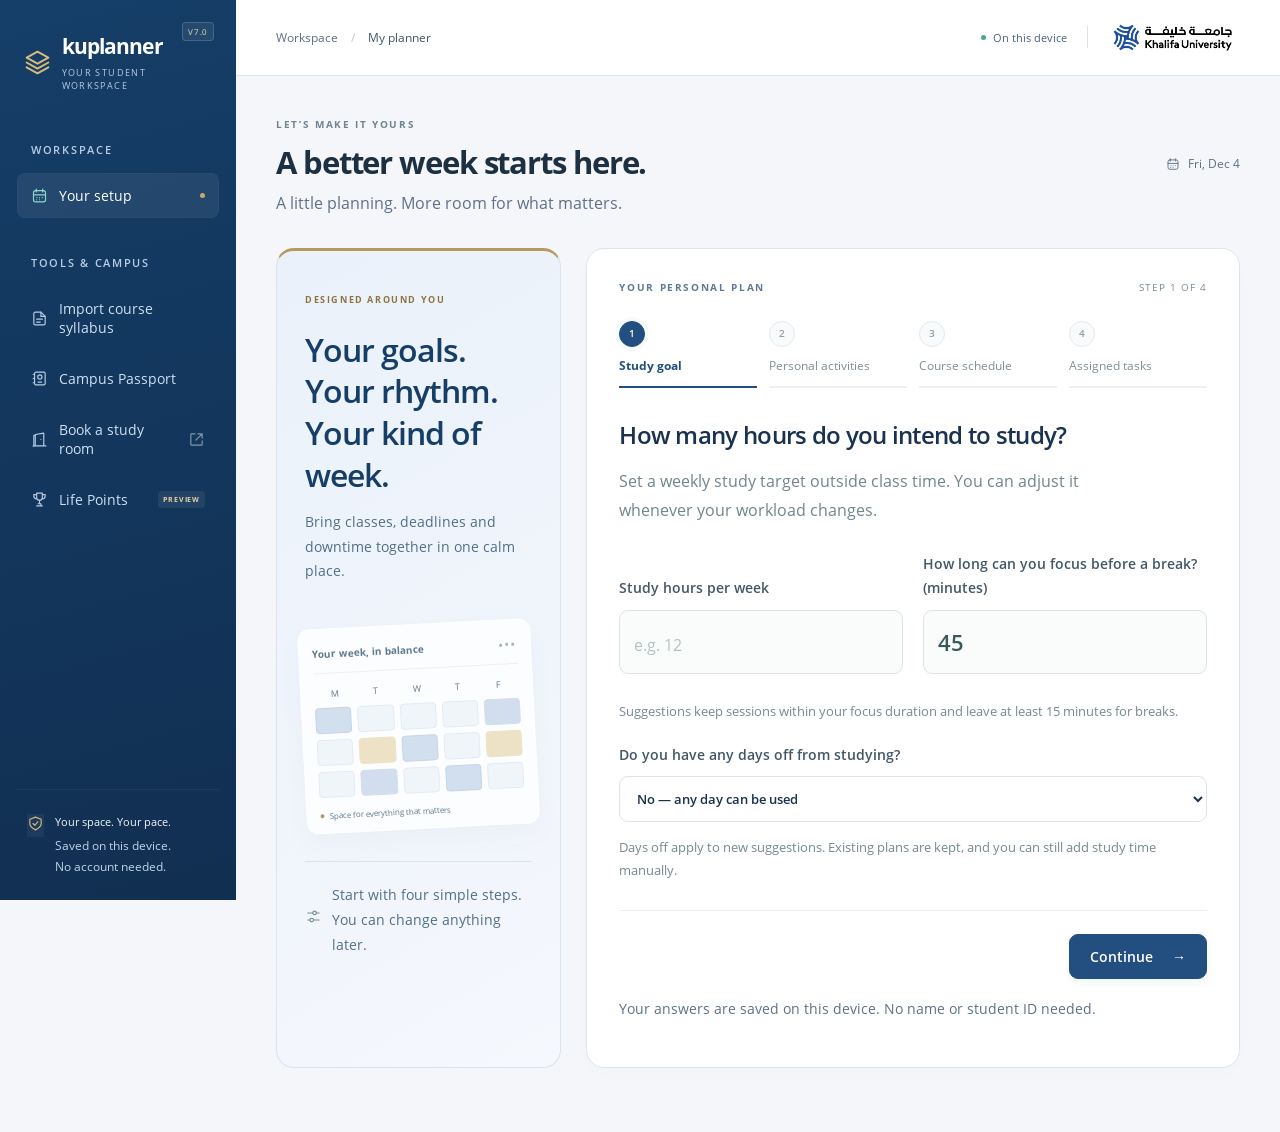
<file: index.html>
<!doctype html>
<html lang="en"><head><meta charset="utf-8"><meta name="viewport" content="width=device-width,initial-scale=1"><title>KuPlannerV7.0</title><meta name="theme-color" content="#153e68"><link rel="icon" href="KUPlanner.ico"><link rel="stylesheet" href="style.css"><link rel="stylesheet" href="features-v6.css"><link rel="stylesheet" href="week-features-v61.css"><link rel="stylesheet" href="ui-v7.css"><link rel="manifest" href="manifest.webmanifest"><script defer src="app-runtime-v7.js"></script></head>
<body class="planner-app setup-mode">
<a class="skip-link" href="#mainContent">Skip to content</a>
<button class="sidebar-scrim" id="sidebarScrim" aria-label="Close navigation" hidden></button>
<nav class="app-sidebar" id="appSidebar" aria-label="Main navigation">
<a class="app-brand" href="index.html"><span class="brand-mark" data-icon="layers" aria-hidden="true"></span><span>kuplanner<small>YOUR STUDENT WORKSPACE</small></span><span class="version-tag">V7.0</span></a>
<div class="sidebar-section-label">WORKSPACE</div>
<a class="side-link active" id="workspaceHome" href="#survey" aria-current="page"><span data-icon="calendar" aria-hidden="true"></span><span>My planner</span><span class="nav-dot"></span></a>
<a class="side-link dashboard-only" href="#priorityHeading"><span data-icon="flag" aria-hidden="true"></span><span>Assignment priorities</span></a>
<a class="side-link dashboard-only" href="#studyGoal"><span data-icon="target" aria-hidden="true"></span><span>Study goal</span></a>
<a class="side-link dashboard-only" href="#studyReminderHeading"><span data-icon="bell" aria-hidden="true"></span><span>Reminders</span></a>
<div class="sidebar-section-label">TOOLS &amp; CAMPUS</div>
<button class="side-link" type="button" id="openSyllabus"><span data-icon="file" aria-hidden="true"></span><span>Import course syllabus</span></button>
<a class="side-link" href="KU Campus Passport.html"><span data-icon="passport" aria-hidden="true"></span><span>Campus Passport</span></a>
<a class="side-link" href="https://library.ku.ac.ae/rooms/" target="_blank" rel="noopener noreferrer"><span data-icon="room" aria-hidden="true"></span><span>Book a study room</span><span class="external-arrow" data-icon="external" aria-hidden="true"></span></a>
<a class="side-link" href="leaderboard.html"><span data-icon="trophy" aria-hidden="true"></span><span>Life Points</span><small class="nav-preview">PREVIEW</small></a>
<div class="sidebar-bottom"><div class="device-icon" data-icon="shield" aria-hidden="true"></div><div><strong>Your space. Your pace.</strong><p>Saved on this device.<br>No account needed.</p></div></div>
</nav>
<div id="bannerSpace"><header id="siteBanner" class="app-topbar"><div class="topbar-left"><button id="menuToggle" class="icon-button menu-toggle" aria-label="Open navigation" aria-controls="appSidebar" aria-expanded="false"><span data-icon="menu" aria-hidden="true"></span></button><span class="workspace-crumb">Workspace <span aria-hidden="true">/</span> <strong>My planner</strong></span></div><div class="topbar-right"><span class="local-badge"><i></i> On this device</span><span class="topbar-divider"></span><img src="khalifa-university-logo.png" alt="Khalifa University" width="486" height="144"></div></header></div>
<main id="mainContent"><section class="workspace-welcome"><div><span class="eyebrow" id="welcomeEyebrow">LET’S MAKE IT YOURS</span><h1 id="welcomeTitle">A better week starts here.</h1><p id="welcomeCopy">A little planning. More room for what matters.</p></div><span class="welcome-date" id="workspaceDate"></span></section><section id="syllabusInboxPanel" class="panel syllabus-inbox" aria-labelledby="inboxHeading" hidden><div class="weekly-feature-head"><div><span class="eyebrow">KEEP IT FOR THE RIGHT WEEK</span><h2 id="inboxHeading">Your syllabus review list</h2></div><span id="inboxReadyCount" class="weekly-status"></span></div><p id="inboxDescription"></p><button type="button" id="toggleInbox">Show all saved</button><div id="syllabusInboxRows" aria-live="polite"></div></section><div class="setup-layout" id="setupLayout"><aside class="setup-guide" id="setupGuide"><span class="guide-kicker">DESIGNED AROUND YOU</span><h2>Your goals.<br> Your rhythm.<br> Your kind of week.</h2><p>Bring classes, deadlines and downtime together in one calm place.</p><div class="mini-week" aria-hidden="true"><div class="mini-week-head"><span>Your week, in balance</span><span>•••</span></div><div class="mini-week-labels"><span>M</span><span>T</span><span>W</span><span>T</span><span>F</span></div><div class="mini-week-grid"><i></i><i></i><i></i><i></i><i></i><i></i><i></i><i></i><i></i><i></i><i></i><i></i><i></i><i></i><i></i></div><div class="mini-week-foot"><span></span> Space for everything that matters</div></div><div class="guide-note"><span data-icon="sliders" aria-hidden="true"></span><p>Start with four simple steps.<br>You can change anything later.</p></div></aside><section id="survey" class="panel survey"><div class="setup-topline"><span class="eyebrow">YOUR PERSONAL PLAN</span><span id="setupStepCount" class="setup-step-count">STEP 1 OF 4</span></div><ol class="steps" id="steps"><li>Study goal</li><li>Personal activities</li><li>Course schedule</li><li>Assigned tasks</li></ol><h2 id="surveyTitle"></h2><p id="surveyDescription"></p><div id="surveyContent"></div><p id="surveyError" role="alert"></p><div class="actions"><button id="surveyBack">Back</button><button id="surveyNext" class="primary">Continue</button></div><p class="muted">Your answers are saved on this device. No name or student ID needed.</p><p id="storageNotice" role="status"></p></section></div><div id="dashboard" hidden><section class="summary" aria-label="Overview"><div><small>THIS WEEK</small><strong id="weekCount">0 plans</strong></div><div><small>ASSESSMENTS COMPLETED</small><strong id="progress">0 / 0</strong></div><div><small>WEEKLY STUDY GOAL</small><strong id="studyStatus"></strong><progress id="weeklyProgress" max="100" value="0" aria-label="Weekly study time planned"></progress></div></section>
<section class="calendarBar"><div><span class="eyebrow">KU ACADEMIC CALENDAR · 2026–27</span><p id="calendarStatus"></p></div><details><summary>Calendar settings & dates</summary><label class="inline"><input type="checkbox" id="skipHolidays" checked> Keep university holidays free from suggested study</label><p>Weekly lectures and labs stop at their semester’s last class day and pause on university holidays. Study can continue during exams. Dates may change; Islamic holidays depend on moon sighting.</p><a href="academic-calendar-2026-2027.pdf" target="_blank" rel="noopener">View the university calendar PDF ↗</a></details></section><div class="toolbar"><div><h2>Your week at KU</h2><p id="weekLabel"></p></div><div class="actions"><button id="prev" aria-label="Previous week">←</button><button id="today">This week</button><button id="next" aria-label="Next week">→</button><button id="importPhoto">Import schedule photo</button><button class="primary" id="add">+ Manual entry</button></div></div>
<p class="legend"><span class="lecture-key">● Lectures</span><span class="lab-key">● Labs</span><span class="task-key">● Tasks</span><span class="study-key">● Study time</span><span class="personal-key">● Personal / break</span></p><p class="mobileHint">Swipe to move between days →</p><section id="planner" class="week" aria-label="Weekly planner"></section>
<section class="panel priority-panel" aria-labelledby="priorityHeading"><div class="weekly-feature-head"><div><span class="eyebrow">KNOW WHAT COMES FIRST</span><h2 id="priorityHeading">This week’s assessment priorities</h2></div><span id="priorityWeek" class="muted"></span></div><p class="muted">Assignments, quizzes, midterms and finals: High → Normal → Low. Within each priority, earlier deadlines come first, then larger preparation estimates. Change any priority to match what matters most to you.</p><ol id="priorityList"></ol></section><section class="panel study-reminders-panel" aria-labelledby="studyReminderHeading"><div class="weekly-feature-head"><div><span class="eyebrow">A LITTLE NUDGE TO GET STARTED</span><h2 id="studyReminderHeading">Study reminders</h2></div><span id="studyReminderCount" class="weekly-status"></span></div><div id="studyReminderCards" aria-live="polite"></div><details class="study-reminder-settings"><summary>Reminder preferences</summary><form id="studyReminderSettings"><label class="inline"><input type="checkbox" id="studyRemindersEnabled" checked> Show study reminders</label><label>Daily reminder time <small>Local time on this device</small><input type="time" id="studyReminderTime" value="18:00" required></label><label class="inline"><input type="checkbox" id="studySessionReminders" checked> Remind me 15 minutes before planned study sessions</label><button class="primary" type="submit">Save reminder preferences</button><p id="studyReminderSaveStatus" role="status"></p></form><div class="actions"><button type="button" id="enableStudyAlerts">Enable browser alerts</button><button type="button" id="disableStudyAlerts" hidden>Turn browser alerts off</button></div><p id="studyAlertsStatus" class="muted" role="status"></p></details><p class="reminder-availability">Keep the planner open for reminders. When it is closed, reminders cannot be delivered. Saved syllabus items appear when you next open the planner in or after their review week.</p></section><div class="lower"><section class="panel"><span class="eyebrow">KEEP IT MANAGEABLE</span><h2>Upcoming & overdue</h2><p>Unfinished assignments due within 7 days, plus overdue tasks. Reminders appear while this app is open.</p><div id="reminders"></div></section>
<section class="panel"><span class="eyebrow">YOUR STUDY GOAL</span><h2 id="studyGoal">Make time for your target</h2><p id="goalOverview"></p><p>Choose a suggested study schedule or add study time manually around your lectures, labs and personal activities.</p><div class="actions"><button id="suggest" class="primary">Suggest study schedules</button><button id="manualStudy">Plan study time manually</button><button id="resetStudy" class="danger">Reset study plan</button></div><details class="studyPreferences" id="studyPreferences"><summary>Personalize study suggestions <span>Optional · a few quick questions</span></summary><p>Choose a rhythm that suits you. Your weekly target, focus duration, days off and existing plans still apply.</p><form id="preferencesForm"><div class="formRow"><label>When do you prefer to study?<select id="preferredPeriod"><option value="any">Flexible · 08:00–21:00</option><option value="morning">Morning · 08:00–12:00</option><option value="afternoon">Afternoon · 13:00–18:00</option><option value="evening">Evening · 17:00–21:00</option></select></label><label>How many consecutive sessions before a longer break?<select id="preferredConsecutive"><option value="1">1 session</option><option value="2" selected>2 sessions</option><option value="3">3 sessions</option></select></label></div><div class="formRow"><label>Break between study sessions<select id="preferredShortBreak"><option value="15">15 minutes</option><option value="20">20 minutes</option><option value="30">30 minutes</option></select></label><label>Longer break after a group of sessions<select id="preferredLongBreak"><option value="30">30 minutes</option><option value="45" selected>45 minutes</option><option value="60">60 minutes</option></select></label></div><label>Maximum focused study per day<select id="preferredDailyCap"><option value="60">1 hour</option><option value="120">2 hours</option><option value="180" selected>3 hours</option></select></label><p class="muted">Consecutive sessions include short breaks. The longer break separates groups; this is a maximum group size, not a required number. Busy class days stay capped at 2 study hours. Breaks stay free in your calendar.</p><button type="submit" class="primary">Generate my personalized plan</button></form></details><p id="scheduleNotice" role="status"></p><button id="reviewSetup">Review my setup</button></section></div>
<footer><p>Your answers and plans stay in this browser on this device. No account or personal details required. An independent planner for university students.</p><div class="actions"><button id="export">Export my plan</button><button id="demo">Load KU demo week</button><button id="clear" class="danger">Clear local data</button></div></footer></div><p id="notice" role="status" aria-live="polite"></p></main>
<dialog id="editor"><form id="planForm"><div class="dialogHead"><h2 id="formTitle">Add a plan</h2><button type="button" id="close" aria-label="Close">✕</button></div><label>Title<input id="title" maxlength="100" required placeholder="e.g. Physics lab report"></label><label id="typeLabel">Type<select id="type"><option value="lecture">Lecture</option><option value="lab">Lab</option><option value="assignment">Assignment / deadline</option><option value="quiz">Quiz</option><option value="midterm">Midterm exam</option><option value="final">Final exam</option><option value="study">Study session</option><option value="break">Personal / break</option></select></label><label id="dateLabel">Date<input id="date" type="date" required></label><label id="dayLabel" hidden>Day of the week<select id="day"><option value="0">Monday</option><option value="1">Tuesday</option><option value="2">Wednesday</option><option value="3">Thursday</option><option value="4">Friday</option><option value="5">Saturday</option><option value="6">Sunday</option></select></label><div class="formRow"><label id="startLabel">Start / deadline time<input id="start" type="time" required></label><label id="endLabel">End time (optional)<input id="end" type="time"></label></div><label id="effortLabel" hidden>How many hours do you need to prepare?<input id="effort" type="range" min="0.5" max="40" step="0.5" value="2"><output id="effortValue" for="effort">2 hours</output><small>Estimate total focused preparation time: 0.5–40 hours.</small></label><label id="taskLinkLabel" hidden>Prepare for<select id="taskLink"><option value="">General study</option></select></label><label class="inline" id="repeatLabel"><input id="repeat" type="checkbox"> Repeat every week</label><p id="formError" role="alert"></p><p id="conflictWarning" role="status"></p><p id="repeatInfo" class="muted"></p><div class="actions"><button type="button" id="delete" class="danger" hidden>Delete</button><button type="submit" class="primary">Save plan</button></div></form></dialog>
<dialog id="scheduleDialog"><div class="dialogHead"><h2>Choose your study rhythm</h2><button id="closeSchedules" aria-label="Close suggestions">✕</button></div><p id="scheduleDescription"></p><div id="scheduleOptions"></div><p class="muted">Suggestions use your weekly goal and preparation estimates, keep time free around existing plans, and place task preparation before its deadline. Review before adding. You can edit every session afterward.</p></dialog>
<dialog id="photoDialog"><div class="dialogHead"><h2>Import your course schedule</h2><button id="closePhoto" aria-label="Close photo import">✕</button></div><p>Upload a KU timetable screenshot from your phone or computer. The reader finds its columns, course blocks and time scale. Review the results before adding them.</p><p class="muted">Your image is read on this device and is not uploaded. Include weekday headings and the left time axis when possible. If headings are cropped, choose the first weekday column.</p><label>Schedule image<input id="photoFile" type="file" accept="image/png,image/jpeg,image/webp,image/bmp"></label><img id="photoPreview" alt="Your uploaded schedule" hidden><div class="formRow"><label>First week of this schedule<input id="photoWeek" type="date" required></label><label>Read as<select id="photoLayout"><option value="auto">Automatic (table or list)</option><option value="list">List with days and times</option><option value="grid">Weekly table (including left time axis)</option></select></label></div><div class="actions"><button id="readPhoto" class="primary">Read my schedule</button><button id="cancelPhoto" hidden>Cancel reading</button></div><label>Image orientation<select id="photoRotation"><option value="0">Upright · no rotation</option><option value="90">Rotate 90° clockwise</option><option value="180">Rotate 180°</option><option value="270">Rotate 90° counterclockwise</option></select></label><progress id="photoProgress" max="1" value="0" hidden></progress><p id="photoStatus" role="status"></p><section id="photoReview" hidden><h3>Review detected entries</h3><p class="muted">Check every weekday, name, time and lecture/lab category. The original block appears beside each detected entry. Names cut off in a narrow phone view cannot be fully recovered—use a wider screenshot or complete them here. Times are estimated to the nearest 5 minutes. Uncheck anything that is not a course.</p><div id="photoRows"></div><div class="actions"><button id="addPhotoRow">+ Add a missing course</button><button id="acceptPhoto" class="primary">Add selected courses</button></div></section><details id="photoTextDetails"><summary>Check or correct the recognized text</summary><p>For list format, use one course per line, such as: Monday Calculus 09:00–10:30.</p><label>Recognized text<textarea id="photoText" rows="7" placeholder="Monday Calculus 09:00–10:30&#10;Wednesday Physics Lab 13:00–15:00"></textarea></label><button id="parsePhotoText">Find courses from this text</button></details></dialog>
<dialog id="syllabusDialog" aria-labelledby="syllabusHeading"><div class="dialogHead"><div><span class="eyebrow">FROM SYLLABUS TO SCHEDULE</span><h2 id="syllabusHeading">Your course, a little clearer.</h2></div><button type="button" id="closeSyllabus" aria-label="Close syllabus import">×</button></div><p>Find possible quizzes, assignments, exams and project milestones. Review each suggestion, then choose its date and time.</p><p class="syllabus-privacy">Read on this device · Your syllabus is never uploaded.</p><div class="formRow"><label>Course name or code<input id="syllabusCourse" maxlength="60" placeholder="e.g. MATH 111 · Calculus I"><small>We’ll suggest a course code if we find one. Check it before adding.</small></label><label>Course syllabus<input id="syllabusFile" type="file" accept=".pdf,.docx,.txt,application/pdf,application/vnd.openxmlformats-officedocument.wordprocessingml.document,text/plain"><small>PDF with selectable text, DOCX or TXT · up to 20 MB</small></label></div><label class="syllabus-week-one">First Monday of teaching week 1<input id="syllabusWeekOne" type="date" required><small>Check your course’s semester start. Used only to suggest review weeks when you skip for now; it does not set assessment dates.</small></label><button class="primary" type="button" id="readSyllabus">Find assessments</button><progress id="syllabusProgress" aria-label="Reading syllabus" hidden></progress><p id="syllabusStatus" role="status" aria-live="polite">Choose a syllabus to begin. Nothing is added automatically.</p><details class="syllabus-paste"><summary>Paste syllabus text or correct the extracted text</summary><label>Assessment section<textarea id="syllabusText" rows="7" placeholder="Assessment Methodology&#10;Quiz 1 — Week 3&#10;Assignment 1 — Week 5&#10;Final Examination — TBD"></textarea></label><button type="button" id="parseSyllabus">Find assessments from text</button></details><section id="syllabusReview" hidden><div class="syllabus-section-head"><h3>Would you like to add these?</h3><span id="syllabusReviewCount"></span></div><p class="muted">Suggestions can miss items or repeat a category. Check your instructor’s latest dates. A week number is not an exact date; recurring categories are one suggestion, not a complete list of every occurrence.</p><div id="syllabusItems"></div></section><form id="syllabusDefer" class="syllabus-schedule" hidden><span class="eyebrow">SAVE IT FOR LATER</span><h3 id="syllabusDeferTitle"></h3><p id="syllabusDeferHint"></p><label>Review week begins (Monday)<input id="syllabusReviewWeek" type="date" required></label><p class="muted">When you open the planner in or after this week, you’ll be asked to add a date and time or skip it. You can also review it early from your saved list.</p><p id="syllabusDeferError" role="alert"></p><div class="actions"><button class="primary" type="submit">Save for later</button><button type="button" id="cancelSyllabusDefer">Cancel</button></div></form><form id="syllabusSchedule" class="syllabus-schedule" hidden><span class="eyebrow">YOU’RE IN CONTROL</span><h3>Choose when to add it</h3><p id="syllabusHint"></p><label>Assessment title<input id="syllabusEventTitle" maxlength="180" required></label><div class="formRow"><label>Date<input id="syllabusDate" type="date" required></label><label>Start / due time<input id="syllabusTime" type="time" required></label></div><div class="formRow"><label>End time <small>Optional · leave blank for a deadline</small><input id="syllabusEnd" type="time"></label><label>Preparation hours<input id="syllabusEffort" type="number" min="0.5" max="40" step="0.5" value="2" required></label></div><p id="syllabusConfirmError" role="alert"></p><div class="actions"><button type="submit" class="primary">Add to my schedule</button><button type="button" id="cancelSyllabusDate">Cancel</button></div></form></dialog>
<script src="academic-calendar.js"></script><script src="planning.js"></script><script src="schedule-parser-v5.js"></script><script src="schedule-grid-v5.js"></script><script src="app-v7.js"></script><script src="photo-import-v5.js"></script><script src="feedback.js"></script><script src="syllabus-parser-v7.js"></script><script src="week-model-v61.js"></script><script src="syllabus-v7.js"></script><script src="week-features-v61.js"></script><script src="ui-v7.js"></script></body></html>
</file>
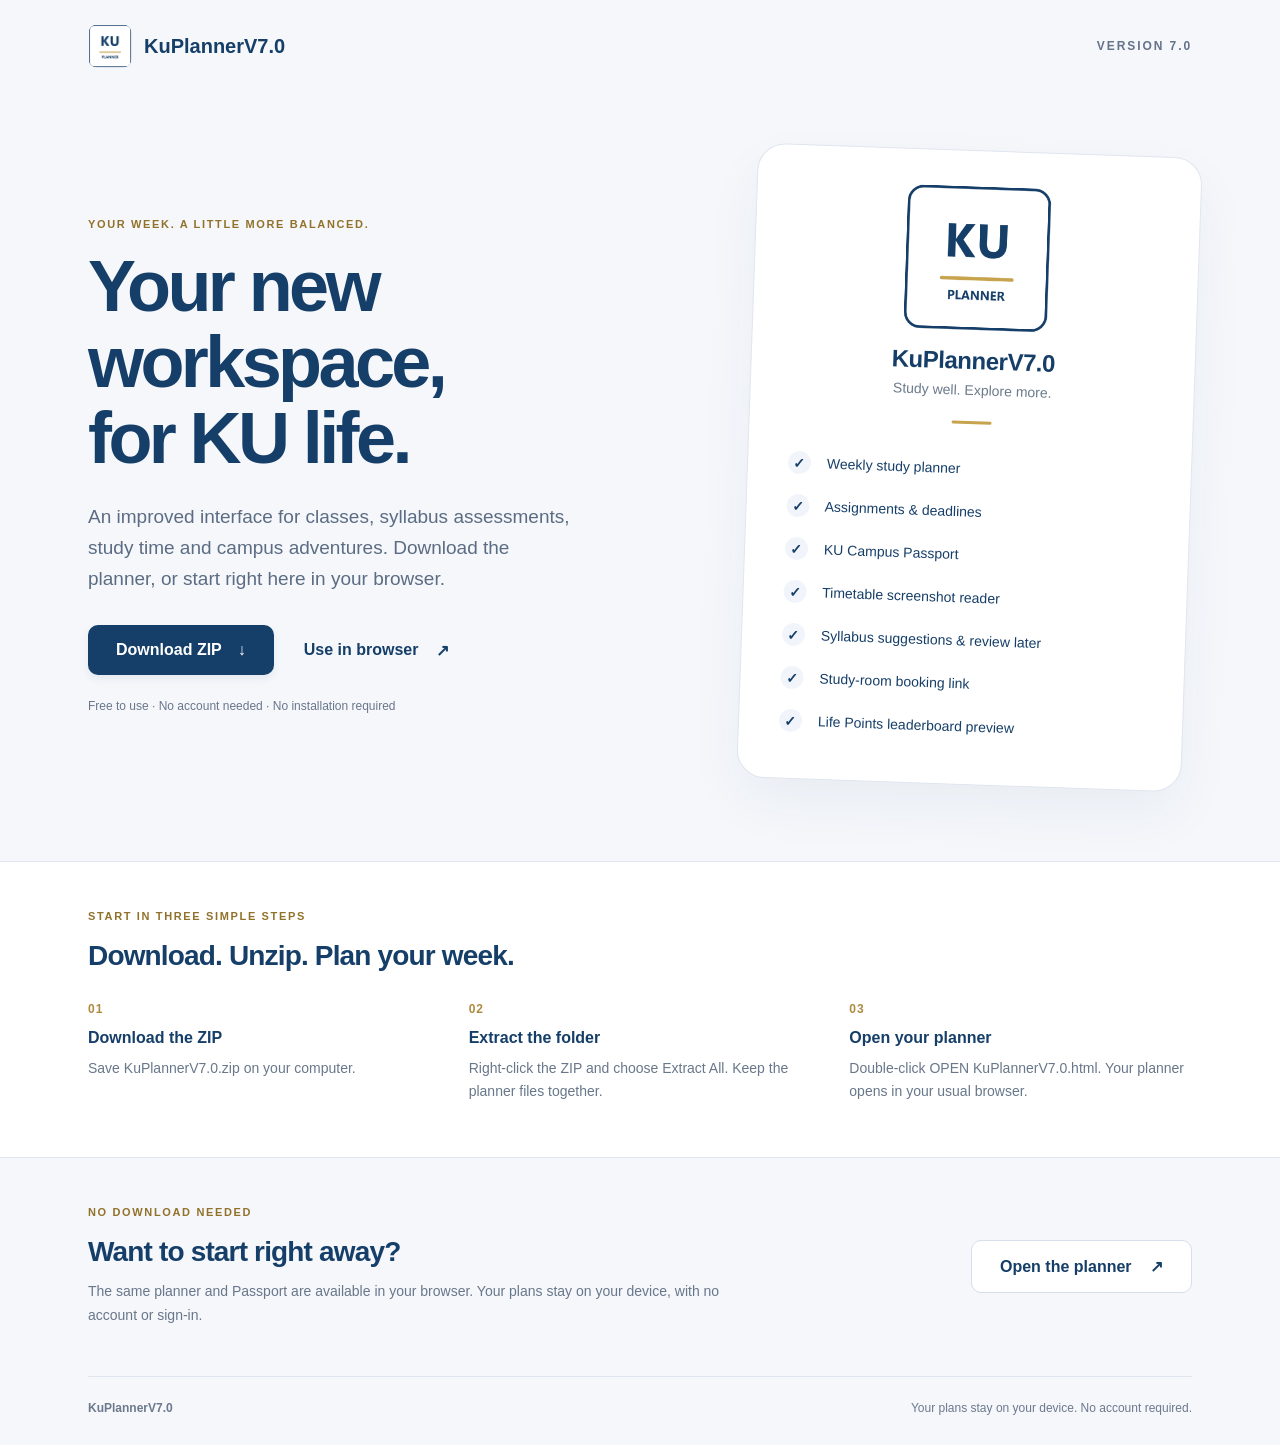
<file: download.html>
<!doctype html>
<html lang="en">
<head>
  <meta charset="utf-8"><meta name="viewport" content="width=device-width,initial-scale=1">
  <meta name="theme-color" content="#153e68"><meta name="description" content="KuPlannerV7.0: download the ZIP or use the study planner and KU Campus Passport in your browser. Free to use, no account required.">
  <title>KuPlannerV7.0 · Download or open</title>
  <link rel="manifest" href="manifest.webmanifest"><link rel="icon" href="KUPlanner.ico">
  <link rel="stylesheet" href="download-v7.css"><script defer src="app-runtime-v7.js"></script>
</head>
<body class="install-page">
  <header class="get-header"><a href="index.html" class="brand"><img src="icon-192.png" width="44" height="44" alt=""><span>KuPlannerV7.0</span></a><span class="version">VERSION 7.0</span></header>
  <main>
    <section class="get-hero">
      <div class="get-copy"><p class="eyebrow">YOUR WEEK. A LITTLE MORE BALANCED.</p><h1>Your new workspace,<br>for KU life.</h1><p class="intro">An improved interface for classes, syllabus assessments, study time and campus adventures. Download the planner, or start right here in your browser.</p><div class="get-buttons"><a class="install-primary" href="KuPlannerV7.0.zip" download="KuPlannerV7.0.zip">Download ZIP <span aria-hidden="true">↓</span></a><a class="use-online" href="index.html">Use in browser <span aria-hidden="true">↗</span></a></div><p class="install-note">Free to use · No account needed · No installation required</p></div>
      <div class="app-card"><img class="hero-icon" src="icon-512.png" alt="KU Planner icon" width="180" height="180"><strong>KuPlannerV7.0</strong><span>Study well. Explore more.</span><div class="card-rule"></div><ul><li><span aria-hidden="true">✓</span> Weekly study planner</li><li><span aria-hidden="true">✓</span> Assignments & deadlines</li><li><span aria-hidden="true">✓</span> KU Campus Passport</li><li><span aria-hidden="true">✓</span> Timetable screenshot reader</li><li><span aria-hidden="true">✓</span> Syllabus suggestions &amp; review later</li><li><span aria-hidden="true">✓</span> Study-room booking link</li><li><span aria-hidden="true">✓</span> Life Points leaderboard preview</li></ul></div>
    </section>
    <section class="get-steps" aria-labelledby="stepsTitle"><div class="section-intro"><p class="eyebrow">START IN THREE SIMPLE STEPS</p><h2 id="stepsTitle">Download. Unzip. Plan your week.</h2></div><ol><li><span>01</span><div><h3>Download the ZIP</h3><p>Save KuPlannerV7.0.zip on your computer.</p></div></li><li><span>02</span><div><h3>Extract the folder</h3><p>Right-click the ZIP and choose Extract All. Keep the planner files together.</p></div></li><li><span>03</span><div><h3>Open your planner</h3><p>Double-click OPEN KuPlannerV7.0.html. Your planner opens in your usual browser.</p></div></li></ol></section>
    <section class="offline-download"><div><p class="eyebrow">NO DOWNLOAD NEEDED</p><h2>Want to start right away?</h2><p>The same planner and Passport are available in your browser. Your plans stay on your device, with no account or sign-in.</p></div><a class="download-zip" href="index.html">Open the planner <span aria-hidden="true">↗</span></a></section>
  </main>
  <footer class="get-footer"><span>KuPlannerV7.0</span><p>Your plans stay on your device. No account required.</p></footer>
</body></html>
</file>
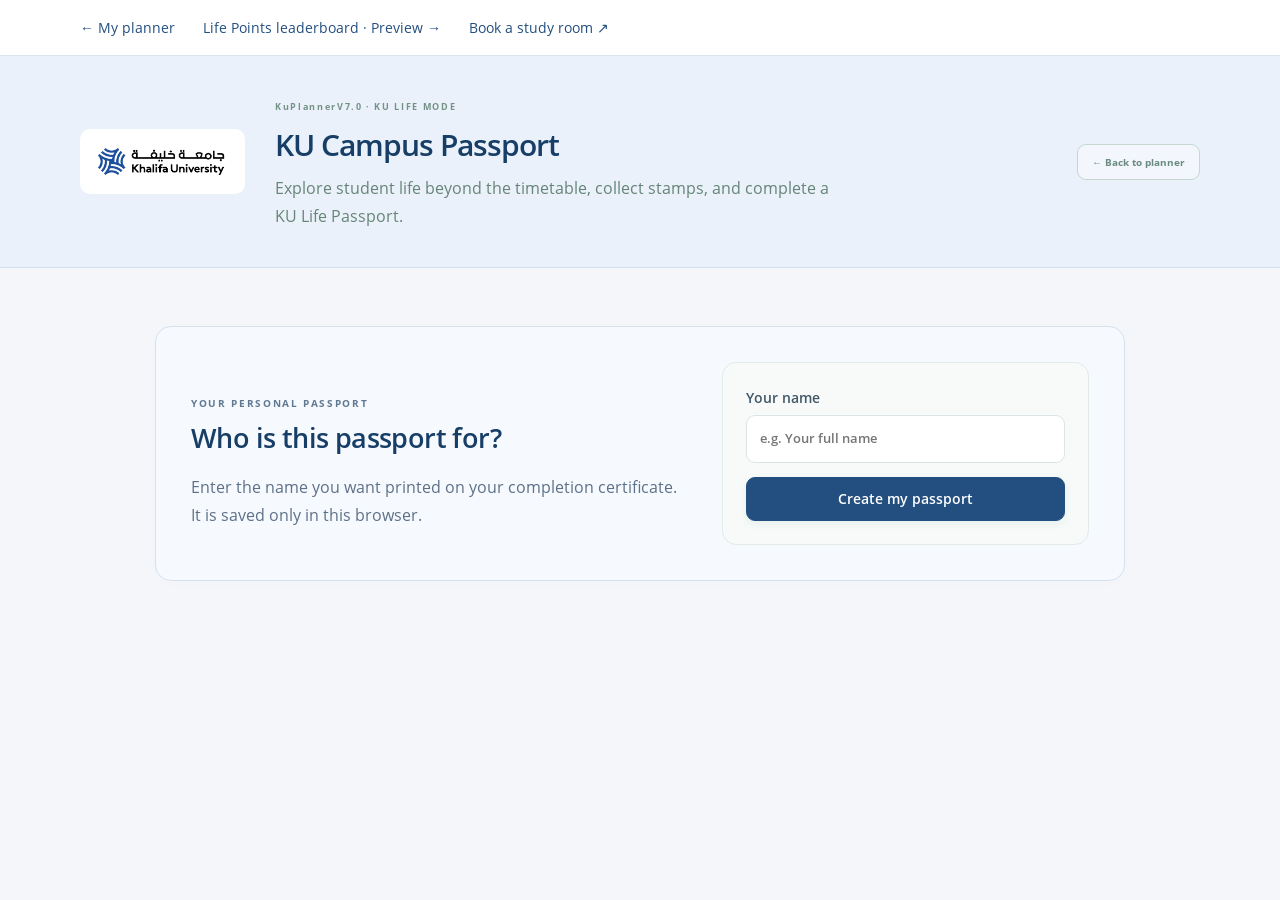
<file: KU Campus Passport.html>
<!doctype html>
<html lang="en">
<head>
  <meta charset="utf-8">
  <meta name="viewport" content="width=device-width,initial-scale=1">
  <title>KU Campus Passport · KuPlannerV7.0</title>
  <link rel="stylesheet" href="style.css">
<meta name="theme-color" content="#153e68"><link rel="icon" href="KUPlanner.ico"><link rel="stylesheet" href="features-v6.css"><link rel="stylesheet" href="ui-v7.css"><link rel="manifest" href="manifest.webmanifest"><script defer src="app-runtime-v7.js"></script></head>
<body class="passport-page-body"><nav class="passport-v6-links" aria-label="KU life links"><a href="index.html">← My planner</a><a href="leaderboard.html">Life Points leaderboard · Preview →</a><a href="https://library.ku.ac.ae/rooms/" target="_blank" rel="noopener noreferrer">Book a study room ↗</a></nav>
  <header class="passport-page-header">
    <div class="passport-page-brand">
      <img src="khalifa-university-logo.png" alt="Khalifa University logo" width="486" height="144">
      <div>
        <span class="eyebrow">KuPlannerV7.0 · KU LIFE MODE</span>
        <h1>KU Campus Passport</h1>
        <p>Explore student life beyond the timetable, collect stamps, and complete a KU Life Passport.</p>
      </div>
    </div>
    <a class="passport-back-link" href="index.html">← Back to planner</a>
  </header>

  <main class="passport-page-main">
    <section id="passportWelcome" class="passport-welcome panel">
      <div>
        <span class="eyebrow">YOUR PERSONAL PASSPORT</span>
        <h2>Who is this passport for?</h2>
        <p>Enter the name you want printed on your completion certificate. It is saved only in this browser.</p>
      </div>
      <form id="passportNameForm" class="passport-name-form">
        <label>Your name
          <input id="passportNameInput" maxlength="60" autocomplete="name" placeholder="e.g. Your full name" required>
        </label>
        <button class="primary" type="submit">Create my passport</button>
      </form>
    </section>

    <div id="passportExperience" hidden>
      <section class="passport-identity-card">
        <div class="passport-identity-main">
          <div class="passport-emblem" aria-hidden="true">KU</div>
          <div>
            <span class="eyebrow">KU LIFE PASSPORT HOLDER</span>
            <h2 id="passportHolderName"></h2>
            <p>Complete all eight stamps in this passport to finish a cycle and earn one KU Life streak.</p>
          </div>
        </div>
        <div class="passport-identity-actions">
          <button id="passportChangeName" type="button">Change name</button>
          <a href="index.html">Planner</a>
        </div>
      </section>

      <section class="passport-stats" aria-label="KU Campus Passport statistics">
        <div><small>CURRENT PASSPORT</small><strong id="passportCount">0 / 8 stamps</strong></div>
        <div><small>KU LIFE STREAK</small><strong class="streak-value"><span aria-hidden="true">🔥</span> <span id="passportStreak">0</span></strong></div>
        <div><small>LIFETIME POINTS</small><strong id="passportLifetimePoints">0</strong></div>
        <div><small>PASSPORTS COMPLETED</small><strong id="passportCompletedCycles">0</strong></div>
      </section>

      <section class="panel passport-main-panel">
        <div class="passport-head">
          <div>
            <span class="eyebrow">CURRENT KU LIFE PASSPORT</span>
            <h2>Your eight campus-life stamps</h2>
            <p>Each passport contains a different mix of KU-inspired social, cultural, wellness, recreation, and exploration activities.</p>
          </div>
          <div class="passport-score-single"><small>CURRENT POINTS</small><strong id="passportPoints">0</strong></div>
        </div>

        <div class="passport-progress-row">
          <progress id="passportProgress" max="8" value="0" aria-label="KU Campus Passport progress"></progress>
          <span id="passportProgressText">0 / 8</span>
        </div>

        <div class="passport-actions">
          <button id="passportSpin" class="primary passport-spin" type="button">Discover a KU challenge</button>
          <button id="passportShowAll" type="button">Show my stamp list</button>
        </div>

        <article id="passportChallenge" class="passport-challenge" hidden>
          <div id="passportChallengeIcon" class="passport-challenge-icon" aria-hidden="true">🎯</div>
          <div>
            <span id="passportChallengeCategory" class="eyebrow"></span>
            <h3 id="passportChallengeTitle"></h3>
            <p id="passportChallengeText"></p>
          </div>
          <div class="passport-challenge-side">
            <small id="passportChallengePoints"></small>
            <button id="passportComplete" class="primary" type="button">I completed it</button>
            <button id="passportSkip" class="passport-skip" type="button">Skip challenge (-10 pts)</button>
          </div>
        </article>
        <p id="passportMessage" class="passport-message" role="status" aria-live="polite"></p>
        <div id="passportStamps" class="passport-stamps passport-stamps-large" aria-label="Current KU Campus Passport stamps"></div>
      </section>

      <section class="panel passport-ku-inspiration">
        <div>
          <span class="eyebrow">INSPIRED BY REAL KU CAMPUS LIFE</span>
          <h2>More variety every passport</h2>
          <p>The challenge pool draws from KU student clubs, events, recreation spaces, sports facilities, wellbeing, culture, and social activities. Activities are phrased flexibly because club schedules and events can change.</p>
        </div>
        <div class="passport-source-links">
          <a href="https://www.ku.ac.ae/student-life/campus-life" target="_blank" rel="noopener">KU Campus Life ↗</a>
          <a href="https://www.ku.ac.ae/student-life/student-clubs-and-organizations" target="_blank" rel="noopener">KU Clubs & Associations ↗</a>
          <a href="https://www.ku.ac.ae/student-life/student-events-programs-orientations" target="_blank" rel="noopener">KU Events & Programs ↗</a>
          <a href="https://www.ku.ac.ae/campus-main" target="_blank" rel="noopener">KU Main Campus Facilities ↗</a>
        </div>
      </section>
    </div>
  </main>

  <dialog id="passportListDialog" class="passport-list-dialog">
    <div class="dialogHead"><h2>Your current passport</h2><button id="passportListClose" type="button" aria-label="Close">✕</button></div>
    <p>These are the eight stamps selected for this passport cycle.</p>
    <div id="passportListItems" class="passport-list-items"></div>
  </dialog>

  <dialog id="passportCertificateDialog" class="passport-certificate-dialog">
    <div class="dialogHead certificate-dialog-head"><h2>Passport completed!</h2><button id="passportCertificateClose" type="button" aria-label="Close">✕</button></div>
    <div id="passportCertificate" class="passport-certificate">
      <div class="certificate-topline">KU CAMPUS PASSPORT</div>
      <div class="certificate-crest">KU</div>
      <div class="certificate-kicker">CERTIFICATE OF CAMPUS EXPLORATION</div>
      <h2 id="certificateName"></h2>
      <p class="certificate-copy">has completed a full KU Life Passport by exploring activities beyond the classroom and collecting all eight campus-life stamps.</p>
      <div id="certificateStampRow" class="certificate-stamp-row"></div>
      <div class="certificate-meta">
        <div><small>PASSPORT NO.</small><strong id="certificateNumber"></strong></div>
        <div><small>KU LIFE STREAK</small><strong class="streak-value"><span aria-hidden="true">🔥</span> <span id="certificateStreak"></span></strong></div>
        <div><small>COMPLETED</small><strong id="certificateDate"></strong></div>
      </div>
      <div class="certificate-footer">KuPlannerV7.0 · KU Life Mode</div>
    </div>
    <p class="certificate-note">Your stamps have reset automatically and your KU Life streak has increased by 1. A fresh passport is ready.</p>
    <div class="actions certificate-actions">
      <button id="passportPrintCertificate" class="primary" type="button">Print / Save Certificate</button>
      <button id="passportContinue" type="button">Start new passport</button>
    </div>
  </dialog>

  <script src="passport-v7.js"></script>
<script src="ui-v7.js"></script></body>
</html>
</file>
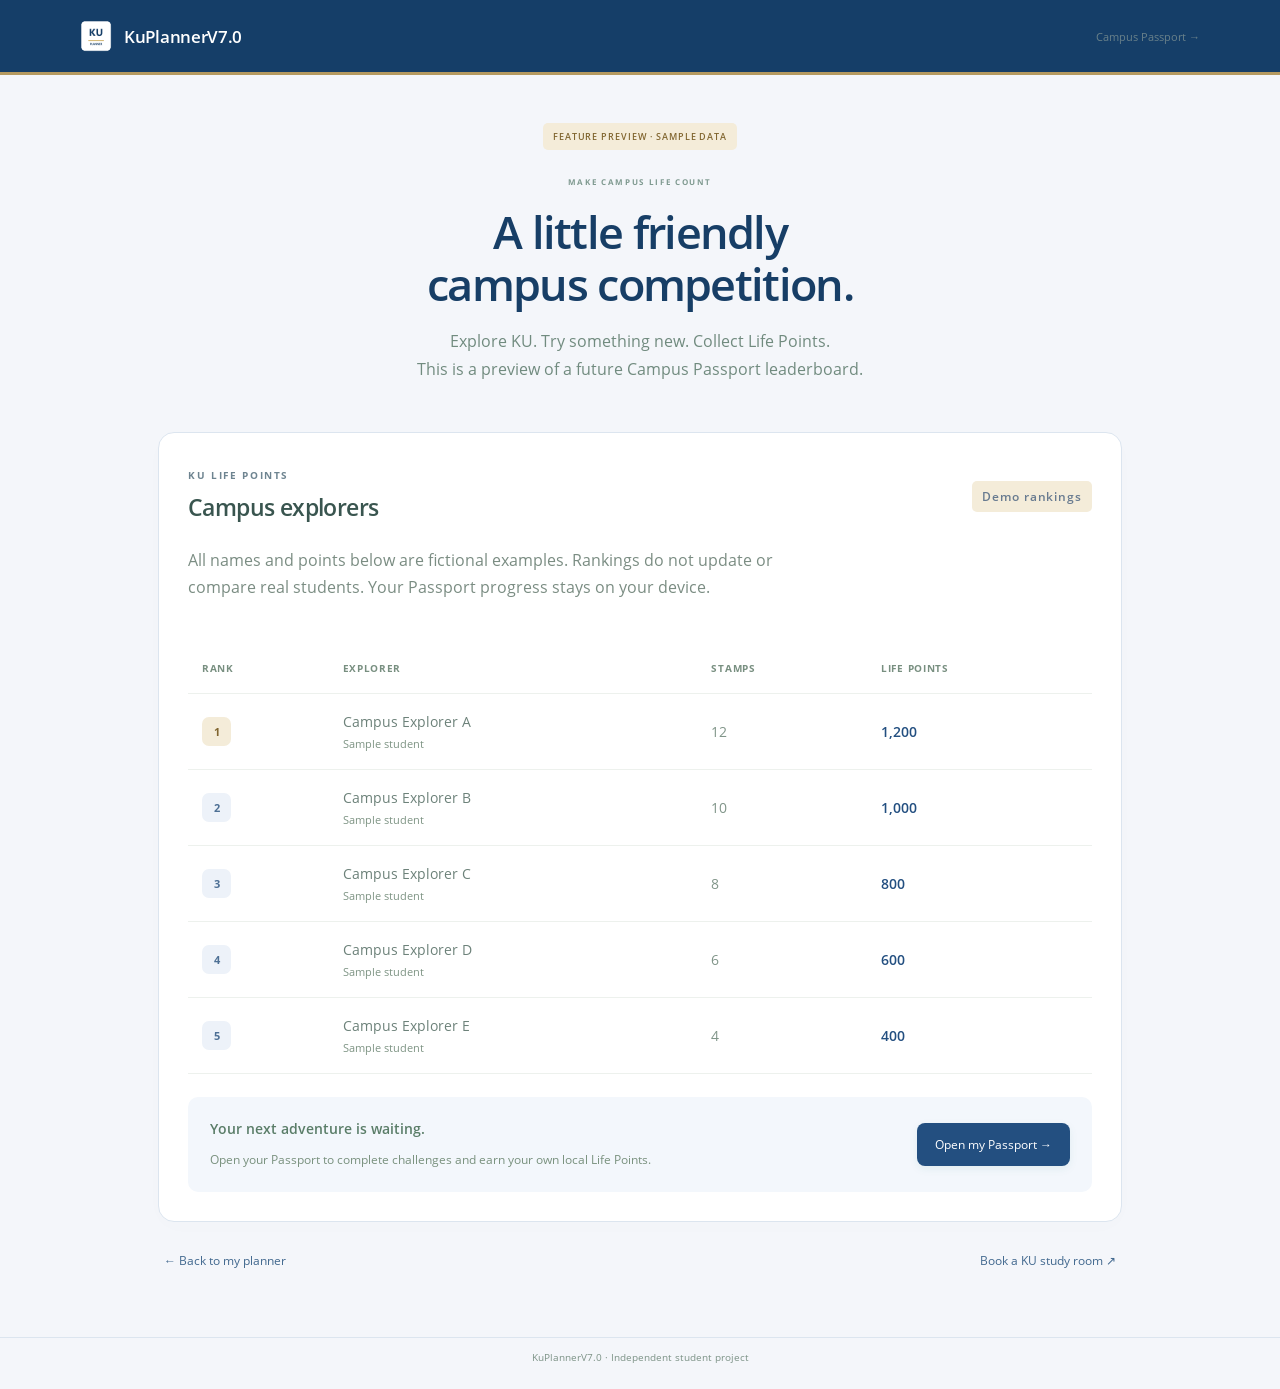
<file: leaderboard.html>
<!doctype html><html lang="en"><head><meta charset="utf-8"><meta name="viewport" content="width=device-width,initial-scale=1"><meta name="theme-color" content="#153e68"><title>Life Points leaderboard · KuPlannerV7.0</title><link rel="icon" href="KUPlanner.ico"><link rel="stylesheet" href="style.css"><link rel="stylesheet" href="features-v6.css"><link rel="stylesheet" href="ui-v7.css"><link rel="manifest" href="manifest.webmanifest"><script defer src="app-runtime-v7.js"></script></head><body class="leaderboard-page"><header class="v6-page-header"><a href="index.html"><img src="icon-192.png" alt="" width="42" height="42"><strong>KuPlannerV7.0</strong></a><a href="KU Campus Passport.html">Campus Passport →</a></header><main><section class="leaderboard-hero"><span class="preview-tag">FEATURE PREVIEW · SAMPLE DATA</span><p class="eyebrow">MAKE CAMPUS LIFE COUNT</p><h1>A little friendly<br>campus competition.</h1><p>Explore KU. Try something new. Collect Life Points.<br>This is a preview of a future Campus Passport leaderboard.</p></section><section class="leaderboard-card" aria-labelledby="boardTitle"><div class="syllabus-section-head"><div><span class="eyebrow">KU LIFE POINTS</span><h2 id="boardTitle">Campus explorers</h2></div><span class="preview-tag">Demo rankings</span></div><p class="muted">All names and points below are fictional examples. Rankings do not update or compare real students. Your Passport progress stays on your device.</p><div class="leaderboard-scroll"><table><caption class="sr-only">Sample Life Points leaderboard with fictional students</caption><thead><tr><th scope="col">Rank</th><th scope="col">Explorer</th><th scope="col">Stamps</th><th scope="col">Life Points</th></tr></thead><tbody><tr><td><span class="rank rank-gold">1</span></td><th scope="row">Campus Explorer A<small>Sample student</small></th><td>12</td><td class="points">1,200</td></tr><tr><td><span class="rank">2</span></td><th scope="row">Campus Explorer B<small>Sample student</small></th><td>10</td><td class="points">1,000</td></tr><tr><td><span class="rank">3</span></td><th scope="row">Campus Explorer C<small>Sample student</small></th><td>8</td><td class="points">800</td></tr><tr><td><span class="rank">4</span></td><th scope="row">Campus Explorer D<small>Sample student</small></th><td>6</td><td class="points">600</td></tr><tr><td><span class="rank">5</span></td><th scope="row">Campus Explorer E<small>Sample student</small></th><td>4</td><td class="points">400</td></tr></tbody></table></div><div class="leaderboard-next"><div><h3>Your next adventure is waiting.</h3><p>Open your Passport to complete challenges and earn your own local Life Points.</p></div><a class="v6-primary-link" href="KU Campus Passport.html">Open my Passport →</a></div></section><p class="v6-back"><a href="index.html">← Back to my planner</a> <a href="https://library.ku.ac.ae/rooms/" target="_blank" rel="noopener noreferrer">Book a KU study room ↗</a></p></main><footer class="v6-footer">KuPlannerV7.0 · Independent student project</footer><script src="ui-v7.js"></script></body></html>
</file>
<file: style.css>
:root{font-family:Inter,ui-sans-serif,system-ui,-apple-system,sans-serif;color:#20352f;background:#f5f7f4;font-synthesis:none}*{box-sizing:border-box}body{margin:0}header{background:#183f35;color:white;padding:42px max(24px,calc((100vw - 1240px)/2));display:flex;justify-content:space-between;gap:24px;align-items:center}h1{font-size:38px;margin:12px 0;letter-spacing:-1.3px}h1 span{display:block;font-weight:400;font-size:22px;letter-spacing:0;margin-top:12px}header p{color:#d0e0d8}p{line-height:1.6;font-size:14px}.eyebrow{font-size:11px;letter-spacing:1.8px;font-weight:700}.badge{border:1px solid #638777;border-radius:100px;padding:14px 22px;color:#e1edb8;white-space:nowrap}main{max-width:1288px;margin:auto;padding:28px 24px}.summary{display:grid;grid-template-columns:1fr 1fr 1.5fr;background:#fff;border:1px solid #dde5de;border-radius:16px;margin-bottom:32px}.summary div{padding:22px;border-right:1px solid #e6ebe6}.summary div:last-child{border:0}small{font-size:10px;letter-spacing:1.3px;color:#667b70}strong{display:block;font-size:19px;margin-top:8px}h2{font-size:21px;letter-spacing:-.5px;margin:0 0 8px}.toolbar{display:flex;justify-content:space-between;align-items:center;gap:16px}.toolbar p{margin:0;color:#62756b}.actions{display:flex;gap:8px;flex-wrap:wrap}button{font:inherit;font-size:13px;border:1px solid #cfdad2;background:white;border-radius:8px;padding:10px 14px;cursor:pointer;color:#244a3d}button:hover{background:#eaf0e9}button:focus-visible,input:focus-visible,select:focus-visible{outline:3px solid #b08e34;outline-offset:2px}.primary{background:#245e4b;color:#fff;border-color:#245e4b}.primary:hover{background:#174232}.danger{color:#a24236}.legend{display:flex;gap:20px;flex-wrap:wrap;color:#64756d;font-size:12px;margin:22px 0}.legend span:nth-child(1){color:#426da3}.legend span:nth-child(2){color:#a46625}.legend span:nth-child(3){color:#41705b}.legend span:nth-child(4){color:#8d6897}.week{display:grid;grid-template-columns:repeat(7,minmax(0,1fr));gap:10px}.day{border:1px solid #dce4dd;background:#fff;border-radius:12px;min-height:280px;padding:12px 8px}.day.today{border:2px solid #51836b}.day h3{font-size:13px;margin:2px 4px 15px;display:flex;justify-content:space-between}.day h3 span{color:#7b8d80;font-weight:400}.empty{font-size:12px;color:#94a195;padding:6px}.event{border-left:3px solid #548069;background:#edf4ed;padding:10px 8px;border-radius:6px;margin-bottom:8px;overflow-wrap:anywhere}.event.class{background:#edf2fa;border-color:#648bb7}.event.assignment{background:#fff4e5;border-color:#c5914b}.event.break{background:#f5edf7;border-color:#a17cab}.event.done{opacity:.65}.event.done .eventTitle{text-decoration:line-through}.event small{letter-spacing:0;font-size:10px;display:block}.eventTitle{border:0;background:transparent;text-align:left;padding:6px 0;font-size:13px;font-weight:600;width:100%;color:inherit}.complete{display:flex;align-items:center;gap:5px;font-size:11px}.complete input{accent-color:#245e4b}.lower{display:grid;grid-template-columns:1fr 1fr;gap:20px;margin-top:28px}.panel{background:white;border:1px solid #dce4dd;border-radius:14px;padding:24px}.panel h2{margin-top:12px}.panel p,.muted{color:#6a7b70}.reminder{padding:10px 0;border-bottom:1px solid #e4ebe3;font-size:14px}.reminder.overdue{color:#a24236}.check{padding:14px 0;border-top:1px solid #e5ebe3}.check label{display:block;font-weight:600;font-size:14px;margin-bottom:8px}.check select{width:auto;margin-right:8px}.check p{margin:6px 0}footer{margin-top:28px;border-top:1px solid #dce4dd;padding:16px 0;color:#6a7b70}dialog{border:0;border-radius:16px;padding:24px;max-width:460px;width:calc(100% - 32px);box-shadow:0 20px 100px #1234}dialog::backdrop{background:#132d2a88}.dialogHead{display:flex;justify-content:space-between;align-items:center;margin-bottom:16px}label{display:block;font-size:13px;margin-bottom:14px}input:not([type=checkbox]),select{display:block;width:100%;border:1px solid #cad7ce;border-radius:7px;padding:10px;font:inherit;margin-top:6px;background:#fff;color:#20352f}.formRow{display:grid;grid-template-columns:1fr 1fr;gap:12px}.inline{display:flex;gap:8px;align-items:center}#formError{color:#a24236}#notice,#checkMessage{font-size:12px}@media(max-width:1000px){.week{grid-template-columns:repeat(4,minmax(0,1fr))}.badge{display:none}}@media(max-width:650px){header{padding:28px 20px}h1{font-size:32px}main{padding:20px 14px}.summary{grid-template-columns:1fr}.summary div{padding:14px 18px;border-right:0;border-bottom:1px solid #e6ebe6}.toolbar{align-items:flex-start;flex-direction:column}.week{grid-template-columns:1fr 1fr}.day{min-height:160px}.lower{grid-template-columns:1fr}.panel{padding:20px}.legend{gap:12px}button{padding:10px 12px}}
:root{color:#172f50;background:#f5f6fa}header{background:linear-gradient(120deg,#102c50,#214774);border-bottom:5px solid #c3a05b}header p{color:#d7e3f2;max-width:610px}.university{display:flex;gap:14px;align-items:center;margin-bottom:26px}.ku-mark{display:grid;place-items:center;width:58px;height:58px;border:1px solid #ddc288;border-radius:12px;color:#eddaa9;font-size:24px;font-weight:750;letter-spacing:-1px}.university-name{display:block;font-size:16px;font-weight:700;letter-spacing:2px}.university-ar{display:block;font-size:17px;margin-top:5px;color:#dce5f1;text-align:left}header .eyebrow{color:#e3c992}.badge{border-color:#9c855b;color:#f0dba7}button{color:#24496f;border-color:#ced8e5}button:hover{background:#edf2f9}.primary{background:#234b79;border-color:#234b79;color:#fff}.primary:hover{background:#16375f}.day.today{border-color:#b49351}.summary,.day,.panel{border-color:#dce2eb}.summary div{border-color:#e5e9f1}.toolbar p,.panel p,.muted,footer{color:#617187}small,.legend{color:#68798b}.complete input{accent-color:#234b79}input:not([type=checkbox]),select{color:#172f50;border-color:#cdd8e5}dialog::backdrop{background:#102c5088}.eventTitle{color:inherit;background:transparent}.danger{color:#a24236}@media(max-width:650px){.university-name{font-size:14px;letter-spacing:1.4px}.ku-mark{width:50px;height:50px}.university{margin-bottom:22px}}
[hidden]{display:none!important}.survey{max-width:780px;margin:0 auto 32px;padding:32px}.survey h2{font-size:28px;line-height:1.25;margin-top:30px}.survey>p{max-width:600px}.steps{list-style:none;counter-reset:step;display:grid;grid-template-columns:repeat(4,1fr);padding:0;margin:26px 0;gap:10px}.steps li{counter-increment:step;font-size:12px;color:#738197;border-bottom:3px solid #e3e8ef;padding:0 0 12px}.steps li:before{content:counter(step);display:block;margin-bottom:8px;font-size:18px;font-weight:700}.steps li.active{color:#173f6a;border-color:#c3a05b}.steps li.finished{color:#355b83;border-color:#355b83}#goalInput{max-width:240px;font-size:22px}#personalChoice{max-width:430px}.surveyList{margin:18px 0 28px}.surveyItem{display:flex;justify-content:space-between;gap:16px;align-items:center;padding:16px;border:1px solid #e1e7ef;border-radius:10px;margin:10px 0;background:#f8faff}.surveyItem p{margin:5px 0 0;font-size:12px}.surveyItem b{font-size:14px;overflow-wrap:anywhere}#surveyError{color:#a24236}.survey .actions{margin-top:20px}@media(max-width:650px){.survey{padding:22px}.survey h2{font-size:24px}.steps{gap:6px}.steps li{font-size:10px}}
.event.lecture{background:#eaf2ff;border-color:#4479ba;color:#254e82}.event.lab{background:#f1eaff;border-color:#8756ba;color:#633989}.event.assignment{background:#fff1df;border-color:#cc8730;color:#875418}.event.study{background:#e6f5f0;border-color:#328368;color:#265f4e}.event.break{background:#fbeaf0;border-color:#b56380;color:#85425a}.legend span.lecture-key{color:#4479ba}.legend span.lab-key{color:#8756ba}.legend span.task-key{color:#a7691f}.legend span.study-key{color:#328368}.legend span.personal-key{color:#a75472}.surveyItem.lecture{border-left:4px solid #4479ba}.surveyItem.lab{border-left:4px solid #8756ba}.surveyItem.assignment{border-left:4px solid #cc8730}.surveyItem.break{border-left:4px solid #b56380}#effort{accent-color:#234b79;padding:0;margin:14px 0;width:100%}#effortValue{display:block;font-size:21px;font-weight:650;color:#234b79}#effortLabel small{letter-spacing:0;display:block;margin:8px 0}#scheduleDialog{max-width:1100px;width:calc(100% - 32px);max-height:88vh;overflow:auto}#scheduleOptions{display:grid;grid-template-columns:repeat(3,minmax(0,1fr));gap:14px;margin:22px 0}.scheduleOption{border:1px solid #dae3ee;border-radius:12px;padding:18px;background:#f8faff}.scheduleOption h3{font-size:19px;margin:0 0 10px}.scheduleOption b{font-size:13px}.scheduleOption ul{padding-left:18px;font-size:12px;line-height:1.7;max-height:230px;overflow:auto}.scheduleWarning{color:#8a5724;font-size:12px;grid-column:1/-1}button:disabled{opacity:.5;cursor:not-allowed}.reminder p{font-size:12px;margin:6px 0}#reviewSetup{margin-top:16px}@media(max-width:850px){#scheduleOptions{grid-template-columns:1fr}.scheduleOption ul{max-height:none}}
#photoDialog{max-width:900px;width:calc(100% - 32px);max-height:90vh;overflow:auto}#photoPreview{display:block;max-width:100%;max-height:330px;object-fit:contain;margin:18px auto;border:1px solid #dbe3ed;border-radius:8px}#photoProgress{width:100%;margin:16px 0 0;accent-color:#234b79}.photoRow{border:1px solid #dbe3ed;border-radius:12px;padding:18px;margin:14px 0;background:#f8faff}.photoFields{display:grid;grid-template-columns:repeat(4,1fr);gap:12px}.photoHint{color:#8a5724;font-size:12px;margin:0}#photoText{width:100%;font:inherit;font-size:13px;border:1px solid #cdd8e5;padding:12px;border-radius:8px;margin-top:8px}#photoTextDetails{margin-top:24px}#photoTextDetails summary{cursor:pointer;font-size:14px;font-weight:600}#photoReview h3{margin-top:25px}#surveyContent>button{margin-right:8px;margin-bottom:8px}@media(max-width:650px){.photoFields{grid-template-columns:1fr 1fr}}
.university-logo{display:inline-flex;background:#fff;padding:16px 20px;border-radius:10px;max-width:100%;margin-bottom:26px}.university-logo img{display:block;width:310px;max-width:100%;height:auto}.survey .formRow{align-items:start}@media(max-width:650px){.university-logo{padding:13px 16px}.university-logo img{width:260px}.survey .formRow{grid-template-columns:1fr}}
.daysOff{display:flex;flex-wrap:wrap;gap:10px 24px;padding:18px 20px;margin:20px 0;border:1px solid #d4deea;border-radius:10px}.daysOff legend{font-size:13px;font-weight:600;padding:0 7px;color:#25496f}.daysOff label{margin:0;min-width:115px}.daysOff input{accent-color:#234b79}
.site-banner{transition:padding .22s ease,box-shadow .22s ease}.site-banner.banner-fixed{position:fixed;top:0;left:0;right:0;z-index:20}.site-banner .university-logo,.site-banner .university-logo img,.site-banner h1{transition:width .22s ease,padding .22s ease,margin .22s ease,font-size .22s ease}.site-banner.banner-compact{padding-top:10px;padding-bottom:10px;box-shadow:0 5px 20px #102c5030}.site-banner.banner-compact .banner-content{display:flex;align-items:center;gap:18px;min-width:0}.site-banner.banner-compact .university-logo{padding:8px 12px;margin:0;flex-shrink:0}.site-banner.banner-compact .university-logo img{width:170px}.site-banner.banner-compact h1{font-size:22px;letter-spacing:-.6px;margin:0;line-height:1.2}.site-banner.banner-compact h1 span,.site-banner.banner-compact p,.site-banner.banner-compact .badge{display:none}html{scroll-padding-top:110px}@media(max-width:650px){.site-banner.banner-compact{padding-left:14px;padding-right:14px}.site-banner.banner-compact .banner-content{gap:12px}.site-banner.banner-compact .university-logo{padding:6px 8px}.site-banner.banner-compact .university-logo img{width:120px}.site-banner.banner-compact h1{font-size:18px}}@media(prefers-reduced-motion:reduce){.site-banner,.site-banner .university-logo,.site-banner .university-logo img,.site-banner h1{transition:none}}
/* Keep the layout stable and animate content instead of switching display modes. */
.site-banner,.site-banner .university-logo,.site-banner .university-logo img,.site-banner h1{transition:padding .65s cubic-bezier(.22,.61,.36,1),width .65s cubic-bezier(.22,.61,.36,1),margin .65s cubic-bezier(.22,.61,.36,1),font-size .65s cubic-bezier(.22,.61,.36,1),box-shadow .65s ease}.site-banner .banner-content,.site-banner.banner-compact .banner-content{display:block;min-width:0}.site-banner h1{line-height:1.2}.site-banner h1 span{display:block;max-height:70px;overflow:hidden;opacity:1;transform:translateY(0);transition:max-height .65s cubic-bezier(.22,.61,.36,1),margin .65s ease,opacity .45s ease,transform .65s ease}.site-banner p{display:block;max-height:100px;overflow:hidden;opacity:1;margin:14px 0;transform:translateY(0);transition:max-height .65s cubic-bezier(.22,.61,.36,1),margin .65s ease,opacity .45s ease,transform .65s ease}.site-banner.banner-compact h1 span,.site-banner.banner-compact p{display:block;max-height:0;margin:0;opacity:0;transform:translateY(-6px)}.site-banner.banner-compact .university-logo{margin:0 0 8px}.site-banner.banner-compact h1{margin:0}@media(min-width:1001px){.site-banner .badge{max-width:350px;opacity:1;overflow:hidden;transition:max-width .65s ease,padding .65s ease,opacity .4s ease,border-width .65s ease}.site-banner.banner-compact .badge{display:block;max-width:0;padding:0;border-width:0;opacity:0}}@media(prefers-reduced-motion:reduce){.site-banner,.site-banner .university-logo,.site-banner .university-logo img,.site-banner h1,.site-banner h1 span,.site-banner p,.site-banner .badge{transition:none}}
/* A slim, single-row banner when collapsed. */
.site-banner.banner-compact{padding-top:8px;padding-bottom:8px}.site-banner.banner-compact .banner-content{display:grid;grid-template-columns:auto minmax(0,1fr);column-gap:16px;align-items:center}.site-banner.banner-compact .university-logo{grid-column:1;grid-row:1;width:154px;padding:5px 7px;margin:0;border-radius:6px}.site-banner.banner-compact .university-logo img{width:140px}.site-banner.banner-compact h1{grid-column:2;grid-row:1;font-size:20px;margin:0;white-space:nowrap}.site-banner.banner-compact p{grid-column:1/-1;grid-row:2}.site-banner.banner-compact .badge{display:none}html{scroll-padding-top:80px}@media(max-width:650px){.site-banner.banner-compact .banner-content{column-gap:10px}.site-banner.banner-compact .university-logo{width:114px;padding:4px 7px}.site-banner.banner-compact .university-logo img{width:100px}.site-banner.banner-compact h1{font-size:16px;letter-spacing:-.4px}}
/* Shared visual polish: calm surfaces, consistent spacing and clear actions. */
:root{color:#1a3150;background:#f4f6fa;font-family:Inter,ui-sans-serif,system-ui,-apple-system,sans-serif}body{background:radial-gradient(ellipse at 90% 0,#e9eff8 0,transparent 50%),#f4f6fa}main{max-width:1320px;padding-top:30px;padding-bottom:36px}button{min-height:44px;font-weight:600;border-radius:9px;transition:background .15s ease,box-shadow .15s ease;border-color:#d4dfeb}button:hover{box-shadow:0 3px 9px #203f6c0b}.primary{background:#234f80;border-color:#234f80;box-shadow:0 3px 9px #234f8015}.danger{color:#a14545;background:#fffafb;border-color:#efd9dd}h2{font-weight:680;letter-spacing:-.45px}.panel,.survey,.summary{border:1px solid #e1e7f0;box-shadow:0 6px 24px #18365405}.panel{padding:26px;border-radius:16px}.summary{border-radius:16px;overflow:hidden;margin-bottom:24px}.summary div{padding:22px 24px}.summary strong{font-size:22px;letter-spacing:-.7px}small,.eyebrow{font-weight:650}.toolbar{margin-top:25px}.toolbar h2{font-size:25px}.toolbar .actions{align-items:center}.legend{margin:22px 0 14px;font-weight:550;gap:18px}.day{border-color:#e0e7f0;border-radius:13px;padding:14px 10px;min-height:300px}.day.today{border-color:#b39a61;box-shadow:0 0 0 2px #c6b17b15}.day h3{margin:2px 3px 18px;font-size:14px}.day h3 span{background:#f0f4f9;padding:3px 7px;border-radius:6px;color:#476383}.empty{font-size:12px;line-height:1.65;padding:7px 4px;color:#7b899b}.event{padding:11px 9px;border-radius:8px;margin-bottom:10px}.eventTitle{font-size:13px;line-height:1.45;min-height:0;box-shadow:none!important}.event small{font-size:10px;color:inherit;opacity:.85}.complete{margin:5px 0 0;line-height:1.35}.complete input{width:15px;height:15px;margin:0}.lower{gap:22px;margin-top:26px}.panel .actions{margin:14px 0}.panel .eyebrow{color:#71829a}.survey{padding:32px 36px;border-radius:18px}.survey h2{max-width:650px;font-size:27px;line-height:1.35}.steps li{font-weight:600;line-height:1.4}.surveyItem{background:#f9fbfe;padding:17px}.surveyItem .actions{margin:0}.daysOff{background:#f9fbfe}input:not([type=checkbox]),select,textarea{min-height:44px;border-color:#d3deec;border-radius:8px}input[type=range]{min-height:0}label{font-weight:550;line-height:1.5}dialog{border:1px solid #e0e7f0;max-height:90vh;overflow:auto;padding:26px;box-shadow:0 24px 90px #102c5038}dialog::backdrop{background:#102a4c66;backdrop-filter:blur(3px)}.dialogHead h2{font-size:22px}.dialogHead>button{width:40px;min-height:40px;padding:0;background:#f3f6fa;border-color:transparent}.formRow{gap:16px}#weeklyProgress{display:block;width:100%;height:5px;margin-top:12px;appearance:none;border:0;border-radius:10px;overflow:hidden;background:#e8eef5}#weeklyProgress::-webkit-progress-bar{background:#e8eef5}#weeklyProgress::-webkit-progress-value{background:#547b9e;border-radius:10px}#weeklyProgress::-moz-progress-bar{background:#547b9e}.calendarBar{display:flex;justify-content:space-between;gap:24px;align-items:start;border:1px solid #dce5ef;border-left:3px solid #b69b60;border-radius:12px;padding:17px 20px;background:#fff}.calendarBar .eyebrow{font-size:10px;color:#7c6a42}.calendarBar p{margin:7px 0 0;font-size:13px}.calendarBar details{max-width:440px}.calendarBar summary{font-size:12px;color:#456588;cursor:pointer;min-height:26px;line-height:26px;font-weight:600}.calendarBar details>label{margin-top:14px;font-size:12px}.calendarBar a{display:inline-block;color:#315c8b;font-size:12px;margin-top:10px}.calendarTag{font-size:10px!important;line-height:1.5;padding:5px 7px;border-radius:6px;margin:0 0 12px;background:#edf2fa;color:#466184}.day.holiday{background:#f8fafc;border-style:dashed}.day.holiday .calendarTag{background:#f2eddf;color:#826d41}.mobileHint{display:none}#conflictWarning:not(:empty){background:#fff6e7;padding:12px;border-radius:8px;color:#8a622e;font-size:12px}#repeatInfo{font-size:12px}footer{font-size:12px;margin-top:30px;padding-top:22px;border-color:#e0e7f0}footer p{font-size:12px;max-width:740px}footer .actions{gap:10px}footer button{font-size:12px;background:transparent}#notice:not(:empty){position:fixed;bottom:24px;right:24px;z-index:50;padding:14px 18px;border-radius:11px;border:1px solid #d9e5f0;border-left:4px solid #41698d;background:#fff;box-shadow:0 10px 40px #19355420;max-width:min(420px,calc(100vw - 32px));font-size:13px;color:#28496b;line-height:1.6;margin:0}.site-banner:not(.banner-compact){padding-top:25px;padding-bottom:25px}.site-banner:not(.banner-compact) .university-logo{padding:12px 16px;margin-bottom:15px}.site-banner:not(.banner-compact) .university-logo img{width:235px}.site-banner:not(.banner-compact) h1{font-size:32px;margin:8px 0}.site-banner:not(.banner-compact) h1 span{font-size:17px;margin-top:9px}.site-banner:not(.banner-compact) p{font-size:13px;margin:10px 0 0}.site-banner .badge{font-size:12px}@media(max-width:1000px){.summary strong{font-size:19px}.calendarBar{gap:16px}}@media(max-width:650px){main{padding:22px 16px}.survey{padding:25px 22px}.survey h2{font-size:23px}.summary{grid-template-columns:1fr 1fr}.summary div{padding:17px 16px}.summary div:last-child{grid-column:1/-1}.summary strong{font-size:18px}.calendarBar{flex-direction:column;gap:10px;padding:16px}.calendarBar details{max-width:100%;width:100%}.toolbar h2{font-size:23px}.toolbar .actions{gap:7px}.toolbar button{font-size:12px}.mobileHint{display:block;font-size:11px;color:#7b899b;margin:0 0 10px}.week{display:flex;overflow-x:auto;scroll-snap-type:x mandatory;gap:12px;padding-bottom:12px}.day{flex:0 0 85%;min-height:265px;scroll-snap-align:start;padding:17px 13px}.eventTitle{font-size:14px}.event small{font-size:11px}.complete{font-size:12px}.panel{padding:23px}.surveyItem{align-items:start;flex-direction:column;gap:12px}#notice:not(:empty){right:16px;bottom:16px}.site-banner:not(.banner-compact) h1{font-size:28px}.site-banner:not(.banner-compact) .university-logo img{width:205px}}


/* Optional study rhythm questions */
.studyPreferences{margin-top:22px;padding:16px 18px;border:1px solid #d8e4e5;border-radius:14px;background:#f7faf9}.studyPreferences summary{cursor:pointer;font-weight:650;color:#173c46}.studyPreferences summary span{display:block;font-size:.8rem;font-weight:400;color:#62757c;margin:6px 0 0 18px}.studyPreferences form{margin-top:20px}.studyPreferences select{background:white}.studyPreferences .formRow{align-items:start}.studyPreferences .muted{font-size:.85rem;line-height:1.6}
@media(max-width:650px){.studyPreferences .formRow{display:block}.studyPreferences{padding:14px}}

.photoSource{display:block;max-width:100%;max-height:160px;object-fit:contain;object-position:left;margin:10px 0;border:1px solid #d7e1e5;border-radius:6px}

/* KU Campus Passport */
.passport-panel{margin-top:26px;border:1px solid #e3dcc8;background:linear-gradient(135deg,#fffdf7 0,#ffffff 58%,#f4f8fc 100%);position:relative;overflow:hidden}.passport-panel:before{content:"KU LIFE";position:absolute;right:-12px;top:16px;font-size:58px;font-weight:800;letter-spacing:5px;color:#173d6210;transform:rotate(8deg);pointer-events:none}.passport-head{display:flex;justify-content:space-between;align-items:flex-start;gap:20px;position:relative}.passport-head h2{margin:5px 0 6px}.passport-head p{margin:0;max-width:720px;color:#65758a}.passport-score{display:grid;grid-template-columns:repeat(2,minmax(105px,1fr));gap:8px;min-width:240px}.passport-score div{padding:12px;border:1px solid #e2e8ef;border-radius:10px;background:#fff}.passport-score small{display:block;color:#74859a;font-size:10px}.passport-score strong{display:block;margin-top:4px;font-size:18px;color:#21486f}.passport-progress-row{display:grid;grid-template-columns:1fr auto;gap:14px;align-items:center;margin:20px 0 16px}.passport-progress-row progress{width:100%;height:8px;appearance:none;border:0;border-radius:20px;overflow:hidden;background:#e9edf2}.passport-progress-row progress::-webkit-progress-bar{background:#e9edf2}.passport-progress-row progress::-webkit-progress-value{background:#b39452}.passport-progress-row progress::-moz-progress-bar{background:#b39452}.passport-progress-row span{font-size:12px;font-weight:700;color:#6e6040}.passport-actions{display:flex;flex-wrap:wrap;gap:10px;margin:12px 0 18px}.passport-spin{background:#8a6d31!important;border-color:#8a6d31!important}.passport-challenge{display:grid;grid-template-columns:auto 1fr auto;gap:16px;align-items:center;padding:18px;border:1px solid #dfd6bd;border-radius:14px;background:#fffaf0;margin-bottom:20px}.passport-challenge-icon{width:58px;height:58px;border-radius:50%;display:grid;place-items:center;font-size:28px;background:#f2e7c9;border:1px solid #dfd0a8}.passport-challenge .eyebrow{color:#8a6d31}.passport-challenge h3{margin:3px 0 5px;font-size:18px}.passport-challenge p{margin:0;color:#596b80;line-height:1.55}.passport-challenge-side{text-align:right}.passport-challenge-side small{display:block;margin-bottom:8px;color:#8a6d31;font-weight:700}.passport-message{min-height:22px;margin:0 0 14px;font-size:13px;font-weight:650;color:#42633d}.passport-stamps{display:grid;grid-template-columns:repeat(5,minmax(0,1fr));gap:10px}.passport-stamp{min-height:112px;border-radius:12px;padding:12px 8px;display:flex;flex-direction:column;align-items:center;justify-content:center;text-align:center;border:1px dashed #cfd7e1;background:#f8fafc}.passport-stamp.earned{border:2px solid #b79a5a;background:#fff8e9;transform:rotate(-1deg)}.passport-stamp .stamp-icon{font-size:25px;margin-bottom:6px}.passport-stamp strong{font-size:11px;line-height:1.25}.passport-stamp small{font-size:9px;margin-top:5px;letter-spacing:.7px;color:#8794a3}.passport-stamp.earned small{color:#8b6d31;font-weight:800}.passport-pop{animation:passportPop .35s ease}.passport-celebrate{animation:passportCelebrate .55s ease}@keyframes passportPop{0%{transform:scale(.985);opacity:.7}60%{transform:scale(1.012)}100%{transform:scale(1);opacity:1}}@keyframes passportCelebrate{0%{transform:translateY(3px);opacity:.4}100%{transform:translateY(0);opacity:1}}@media(max-width:850px){.passport-head{display:block}.passport-score{margin-top:16px;min-width:0}.passport-stamps{grid-template-columns:repeat(3,minmax(0,1fr))}.passport-challenge{grid-template-columns:auto 1fr}.passport-challenge-side{grid-column:1/-1;text-align:left}.passport-challenge-side small{display:inline-block;margin:0 10px 0 0}}@media(max-width:520px){.passport-score{grid-template-columns:1fr 1fr}.passport-stamps{grid-template-columns:repeat(2,minmax(0,1fr))}.passport-challenge{grid-template-columns:1fr;text-align:left}.passport-challenge-icon{width:50px;height:50px}.passport-panel:before{font-size:40px}.passport-progress-row{grid-template-columns:1fr}.passport-stamp{min-height:105px}}@media(prefers-reduced-motion:reduce){.passport-pop,.passport-celebrate{animation:none}}


/* KU Life top navigation */
.special-top-nav{background:#fff;border-bottom:1px solid #dfe6ef;position:relative;z-index:4}.special-top-nav-inner{max-width:1288px;margin:auto;padding:11px 24px;display:flex;justify-content:flex-end;align-items:center;gap:12px}.special-top-nav-label{font-size:10px;letter-spacing:1.4px;font-weight:800;color:#78879a}.special-feature-link,.passport-back-link,.passport-identity-actions a,.passport-source-links a{display:inline-flex;align-items:center;justify-content:center;text-decoration:none;border:1px solid #cfd9e6;background:#fff;color:#234b79;border-radius:9px;padding:10px 14px;font-size:13px;font-weight:650}.special-feature-link{background:#8a6d31;color:#fff;border-color:#8a6d31}.special-feature-link:hover{background:#6f5524}.passport-back-link:hover,.passport-identity-actions a:hover,.passport-source-links a:hover{background:#eef3f8}@media(max-width:650px){.special-top-nav-inner{padding:9px 16px}.special-top-nav-label{display:none}.special-feature-link{width:100%}}

/* Standalone KU Campus Passport page */
.passport-page-body{background:#f4f6fa;color:#1a3150}.passport-page-header{background:linear-gradient(120deg,#102c50,#214774);border-bottom:5px solid #c3a05b;color:#fff;padding:24px max(24px,calc((100vw - 1240px)/2));display:flex;align-items:center;justify-content:space-between;gap:24px}.passport-page-brand{display:flex;align-items:center;gap:22px;min-width:0}.passport-page-brand img{width:205px;height:auto;background:white;border-radius:8px;padding:8px 12px}.passport-page-brand h1{font-size:30px;margin:5px 0 4px}.passport-page-brand p{margin:0;color:#d8e3f1}.passport-page-header .eyebrow{color:#e4cb94}.passport-page-main{max-width:1180px;margin:auto;padding:30px 24px 50px}.passport-welcome{display:grid;grid-template-columns:1.15fr .85fr;gap:32px;align-items:end;max-width:920px;margin:30px auto;background:linear-gradient(135deg,#fffdf8,#fff);border-color:#e3dcc8}.passport-welcome h2{font-size:28px}.passport-name-form{background:#f8fafc;border:1px solid #e0e7f0;border-radius:14px;padding:20px}.passport-name-form label{margin:0 0 14px}.passport-identity-card{display:flex;align-items:center;justify-content:space-between;gap:20px;padding:20px 22px;margin-bottom:16px;background:linear-gradient(135deg,#17385f,#244f7f);border:1px solid #17385f;border-radius:16px;color:#fff;box-shadow:0 12px 32px #13305218}.passport-identity-main{display:flex;align-items:center;gap:16px}.passport-emblem{width:62px;height:72px;border:2px solid #d8bd80;border-radius:10px;display:grid;place-items:center;font-weight:850;font-size:21px;letter-spacing:1px;color:#efdcae;background:#ffffff0b}.passport-identity-card .eyebrow{color:#e9d7aa}.passport-identity-card h2{font-size:25px;margin:4px 0}.passport-identity-card p{margin:0;color:#d7e2ef}.passport-identity-actions{display:flex;flex-wrap:wrap;gap:8px}.passport-identity-actions button,.passport-identity-actions a{background:#ffffff12;color:#fff;border-color:#ffffff40}.passport-stats{display:grid;grid-template-columns:repeat(4,1fr);border:1px solid #dce2eb;border-radius:14px;background:#fff;overflow:hidden;margin-bottom:20px}.passport-stats div{padding:18px 20px;border-right:1px solid #e5e9f1}.passport-stats div:last-child{border-right:0}.passport-stats strong{font-size:22px;color:#244d78}.passport-main-panel{border-color:#e3dcc8;background:linear-gradient(135deg,#fffdf7 0,#ffffff 58%,#f4f8fc 100%)}.passport-score-single{min-width:135px;padding:13px 15px;border:1px solid #e1e7ef;border-radius:11px;background:#fff}.passport-score-single strong{color:#234b79;font-size:22px}.passport-stamps-large{grid-template-columns:repeat(4,minmax(0,1fr))}.passport-ku-inspiration{margin-top:20px;display:grid;grid-template-columns:1.2fr .8fr;gap:24px;align-items:center}.passport-source-links{display:grid;grid-template-columns:1fr 1fr;gap:8px}.passport-list-dialog{max-width:760px}.passport-list-items{display:grid;gap:10px}.passport-list-item{display:grid;grid-template-columns:auto 1fr auto;gap:13px;align-items:start;padding:13px;border:1px solid #e0e7ef;border-radius:11px;background:#fafbfd}.passport-list-item.done{background:#fff9ec;border-color:#dec993}.passport-list-icon{font-size:25px}.passport-list-item strong{font-size:14px;margin:0}.passport-list-item small{display:block;margin-top:3px}.passport-list-item p{margin:6px 0 0;font-size:12px}.passport-list-status{font-size:11px;font-weight:750;color:#6d7c8e;white-space:nowrap}.passport-list-item.done .passport-list-status{color:#8a6d31}.passport-certificate-dialog{max-width:820px;width:calc(100% - 32px)}.passport-certificate{position:relative;overflow:hidden;border:7px double #b09252;background:linear-gradient(145deg,#fffdf7,#f8f1df);padding:34px;text-align:center;color:#173a5d}.passport-certificate:before,.passport-certificate:after{content:"";position:absolute;width:160px;height:160px;border:1px solid #b0925230;border-radius:50%;pointer-events:none}.passport-certificate:before{left:-60px;top:-60px}.passport-certificate:after{right:-60px;bottom:-60px}.certificate-topline{font-size:11px;letter-spacing:4px;font-weight:850;color:#8a6d31}.certificate-crest{width:72px;height:86px;margin:20px auto 15px;border:3px solid #b09252;border-radius:11px;display:grid;place-items:center;font-weight:900;font-size:24px;color:#8a6d31}.certificate-kicker{font-size:12px;letter-spacing:2px;color:#62758c;font-weight:800}.passport-certificate h2{font-family:Georgia,serif;font-size:36px;margin:17px 0 10px;color:#173a5d}.certificate-copy{max-width:610px;margin:0 auto;color:#5b6d80;font-size:14px}.certificate-stamp-row{display:flex;justify-content:center;flex-wrap:wrap;gap:8px;margin:24px 0}.certificate-mini-stamp{width:44px;height:44px;border:2px solid #b09252;border-radius:50%;display:grid;place-items:center;background:#fff8e8;font-size:20px;transform:rotate(-4deg)}.certificate-mini-stamp:nth-child(even){transform:rotate(4deg)}.certificate-meta{display:grid;grid-template-columns:repeat(3,1fr);border-top:1px solid #d9c79d;border-bottom:1px solid #d9c79d;margin:20px 0 12px}.certificate-meta div{padding:13px;border-right:1px solid #e0d2af}.certificate-meta div:last-child{border-right:0}.certificate-meta strong{font-size:14px;color:#173a5d}.certificate-footer{font-size:11px;letter-spacing:1.4px;color:#8b7851}.certificate-note{font-size:12px;color:#5f7185}.certificate-actions{justify-content:flex-end}.certificate-dialog-head{margin-bottom:12px}@media(max-width:800px){.passport-page-header{align-items:flex-start;flex-direction:column}.passport-page-brand{align-items:flex-start}.passport-page-brand img{width:160px}.passport-welcome{grid-template-columns:1fr}.passport-stats{grid-template-columns:1fr 1fr}.passport-stats div:nth-child(2){border-right:0}.passport-stats div:nth-child(-n+2){border-bottom:1px solid #e5e9f1}.passport-stamps-large{grid-template-columns:repeat(2,minmax(0,1fr))}.passport-ku-inspiration{grid-template-columns:1fr}.passport-identity-card{align-items:flex-start;flex-direction:column}.certificate-meta{grid-template-columns:1fr}.certificate-meta div{border-right:0;border-bottom:1px solid #e0d2af}.certificate-meta div:last-child{border-bottom:0}}@media(max-width:560px){.passport-page-main{padding:20px 14px 40px}.passport-page-brand{display:block}.passport-page-brand img{margin-bottom:15px}.passport-page-brand h1{font-size:27px}.passport-stats{grid-template-columns:1fr 1fr}.passport-stats div{padding:14px}.passport-stamps-large{grid-template-columns:1fr 1fr}.passport-source-links{grid-template-columns:1fr}.passport-list-item{grid-template-columns:auto 1fr}.passport-list-status{grid-column:2}.passport-certificate{padding:26px 16px}.passport-certificate h2{font-size:29px}.certificate-mini-stamp{width:38px;height:38px}}@media print{body *{visibility:hidden!important}.passport-certificate-dialog[open],.passport-certificate-dialog[open] .passport-certificate,.passport-certificate-dialog[open] .passport-certificate *{visibility:visible!important}.passport-certificate-dialog[open]{position:absolute!important;inset:0!important;margin:0!important;padding:0!important;max-width:none!important;width:100%!important;border:0!important;box-shadow:none!important}.passport-certificate{position:absolute!important;left:5%!important;top:8%!important;width:90%!important;min-height:70%!important}.certificate-dialog-head,.certificate-note,.certificate-actions{display:none!important}}

/* Passport skip challenge */
.passport-challenge-side{display:flex;flex-direction:column;align-items:flex-end;gap:8px}.passport-challenge-side small{margin-bottom:0}.passport-skip{background:#fff;border-color:#d9b7b2;color:#8a3d35}.passport-skip:hover{background:#fff3f1;border-color:#c88f87}.passport-skip:disabled{opacity:.55;cursor:not-allowed}@media(max-width:850px){.passport-challenge-side{align-items:flex-start}}

/* V2.1 navigation polish: faster, smoother header + more visible Campus Passport */
.site-banner,
.site-banner .university-logo,
.site-banner .university-logo img,
.site-banner h1{
  transition:padding .18s cubic-bezier(.2,.8,.2,1),width .18s cubic-bezier(.2,.8,.2,1),margin .18s cubic-bezier(.2,.8,.2,1),font-size .18s cubic-bezier(.2,.8,.2,1),box-shadow .18s ease!important;
}
.site-banner h1 span,
.site-banner p{
  transition:max-height .18s cubic-bezier(.2,.8,.2,1),margin .18s ease,opacity .12s ease,transform .18s cubic-bezier(.2,.8,.2,1)!important;
}
.site-banner .badge{
  transition:max-width .16s ease,padding .16s ease,opacity .1s ease,border-width .16s ease!important;
}
.special-top-nav{
  background:linear-gradient(90deg,#fff 0%,#fffaf0 70%,#f6edda 100%);
  border-bottom:1px solid #dcc99f;
  box-shadow:0 3px 12px #17385f0b;
}
.special-top-nav-inner{padding-top:10px;padding-bottom:10px}
.special-top-nav-label{color:#8a6d31;font-weight:900}
.special-feature-link{
  display:grid;
  grid-template-columns:auto 1fr auto;
  align-items:center;
  gap:10px;
  min-width:235px;
  padding:10px 14px!important;
  border:2px solid #d5bb7a!important;
  border-radius:12px!important;
  background:linear-gradient(135deg,#9b7934,#73551f)!important;
  color:#fff!important;
  box-shadow:0 5px 14px #73551f2e;
  transition:transform .14s ease,box-shadow .14s ease,filter .14s ease!important;
}
.special-feature-link:hover{
  transform:translateY(-1px);
  box-shadow:0 7px 18px #73551f38;
  filter:brightness(1.04);
}
.special-feature-icon{font-size:22px;line-height:1}
.special-feature-copy{display:flex;flex-direction:column;line-height:1.12;min-width:0}
.special-feature-copy strong{font-size:14px;margin:0;color:#fff;letter-spacing:.1px}
.special-feature-copy small{font-size:10px;letter-spacing:.7px;color:#f5e7c5;margin-top:3px}
.special-feature-arrow{font-size:18px;font-weight:800;color:#f5e7c5}
.streak-value{display:flex!important;align-items:center;gap:5px}
@media(max-width:650px){
  .special-feature-link{min-width:0;width:100%}
  .site-banner,.site-banner .university-logo,.site-banner .university-logo img,.site-banner h1,.site-banner h1 span,.site-banner p,.site-banner .badge{transition-duration:.14s!important}
}
@media(prefers-reduced-motion:reduce){
  .site-banner,.site-banner *,.special-feature-link{transition:none!important}
}
</file>
<file: features-v6.css>
.v6-feature-nav{display:flex;flex-wrap:wrap;gap:12px!important;align-items:center}.v6-feature-nav .special-top-nav-label{width:100%;margin:0}.v6-feature-nav .special-feature-link{flex:1 1 225px;min-width:0;justify-content:flex-start;background:#fff;font-family:inherit;text-align:left;gap:12px;color:#204a77;padding:14px 17px;border:1px solid #d9e3ef;border-radius:12px;text-decoration:none;box-shadow:0 4px 14px #14365b06}.v6-feature-nav .special-feature-link:hover{background:#f6f9fd;border-color:#aebfd3}.v6-feature-nav .special-feature-link>span:first-child{font-size:24px;color:#ab8a48}.v6-feature-nav strong{font-size:14px}.v6-feature-nav small{font-size:11px;color:#6f8297;display:block;margin-top:4px}.v6-feature-nav .special-feature-copy{display:block}#syllabusDialog{width:min(840px,calc(100vw - 32px));box-sizing:border-box}#syllabusDialog h2{margin-bottom:0}#syllabusDialog p{line-height:1.65}#syllabusDialog .formRow{align-items:start}#syllabusDialog small{display:block;font-weight:400;color:#718095;margin-top:5px;font-size:12px}#syllabusDialog progress{display:block;width:100%;margin-top:18px}#syllabusDialog progress[hidden]{display:none}#syllabusDialog [hidden]{display:none!important}.syllabus-privacy{font-size:12px;color:#446b60;background:#eef7f3;border-radius:8px;padding:10px 13px}.syllabus-paste{margin:16px 0;padding:15px;border:1px solid #dce5ef;border-radius:9px}.syllabus-paste summary,.syllabus-item summary{cursor:pointer;color:#456588;font-size:13px}.syllabus-section-head{display:flex;gap:15px;align-items:center;justify-content:space-between;margin:24px 0 12px}.syllabus-section-head h3{margin:0}.syllabus-section-head>span{font-size:12px;color:#687b90;white-space:nowrap}#syllabusItems{display:grid;grid-template-columns:1fr 1fr;gap:14px}.syllabus-item{padding:18px;border:1px solid #dce5ef;border-radius:12px;background:#fbfcfe;min-width:0}.syllabus-item h4{font-size:16px;margin:12px 0 7px;overflow-wrap:anywhere}.syllabus-item p{font-size:13px;margin:8px 0}.syllabus-item-top{display:flex;justify-content:space-between;gap:10px;font-size:11px}.syllabus-type{color:#305985;font-weight:650;background:#e9eff7;padding:4px 8px;border-radius:5px}.syllabus-item-top>.muted{align-self:center}.syllabus-timing{color:#667b91}.syllabus-source{white-space:pre-wrap;overflow-wrap:anywhere;padding:8px;background:#fff;border-radius:5px;color:#566b81}.syllabus-item .actions{gap:8px;margin:13px 0 0}.syllabus-item button{font-size:12px;padding:9px 11px}.syllabus-decision{color:#426b58;font-weight:650}.syllabus-schedule{margin-top:22px;padding:23px;background:#fffdf8;border:1px solid #d6c28f;border-radius:12px;scroll-margin-top:20px}.syllabus-schedule h3{margin:8px 0}.syllabus-schedule #syllabusConfirmError{color:#a04040}.syllabus-schedule input{background:#fff}#syllabusStatus:not(:empty){padding:13px 15px;border-radius:8px;background:#eef3fa;color:#355879;font-size:13px}.v6-page-header{display:flex;max-width:1160px;margin:auto;padding:24px;justify-content:space-between;align-items:center;gap:18px}.v6-page-header a{display:flex;align-items:center;gap:12px;text-decoration:none;color:#234f80;font-size:14px}.v6-page-header img{border-radius:9px}.leaderboard-page main{max-width:1000px;padding-top:20px}.leaderboard-hero{padding:10px 8px 36px;text-align:center}.preview-tag{display:inline-block;font-size:10px;letter-spacing:1px;font-weight:700;background:#f4ecd9;color:#80652f;padding:8px 12px;border-radius:5px}.leaderboard-hero .eyebrow{margin-top:28px}.leaderboard-hero h1{font-size:clamp(34px,5vw,54px);line-height:1.12;letter-spacing:-1.7px;font-weight:700;color:#173e66;margin:16px 0}.leaderboard-hero>p:last-child{color:#647d96;line-height:1.8;font-size:15px}.leaderboard-card{padding:30px;background:#fff;border:1px solid #dde5ef;box-shadow:0 10px 40px #1c3e6708;border-radius:18px}.leaderboard-card .syllabus-section-head{margin:0 0 10px}.leaderboard-card h2{margin:8px 0}.leaderboard-card>.muted{font-size:12px;line-height:1.7;max-width:700px}.leaderboard-scroll{overflow:auto}.leaderboard-card table{width:100%;border-collapse:collapse;margin-top:25px;text-align:left;white-space:nowrap}.leaderboard-card thead{font-size:11px;text-transform:uppercase;letter-spacing:.7px;color:#72869d}.leaderboard-card th,.leaderboard-card td{padding:17px 12px;border-bottom:1px solid #edf1f6}.leaderboard-card tbody th{font-size:14px;font-weight:650}.leaderboard-card tbody small{display:block;font-size:11px;font-weight:400;color:#8794a5;margin-top:5px}.leaderboard-card td{font-size:14px}.leaderboard-card .points{color:#1d507f;font-weight:700}.rank{display:inline-grid;place-items:center;width:30px;height:30px;background:#edf2f8;border-radius:8px;font-weight:700;color:#58738f}.rank-gold{background:#f4e8c7;color:#997423}.leaderboard-next{display:flex;align-items:center;justify-content:space-between;gap:20px;margin-top:24px;padding:20px;background:#f5f8fc;border-radius:12px}.leaderboard-next h3{font-size:15px;margin:0}.leaderboard-next p{font-size:12px;color:#688099;line-height:1.7;margin-bottom:0}.v6-primary-link{display:inline-block;background:#234f80;color:white!important;text-decoration:none;padding:13px 18px;border-radius:8px;font-size:13px;white-space:nowrap}.v6-back{display:flex;gap:20px;justify-content:space-between;padding:15px 6px;font-size:13px}.v6-back a{color:#4c6c8e;text-decoration:none}.v6-footer{padding:12px 24px 25px;text-align:center;color:#8191a2;font-size:11px}.passport-v6-links{display:flex;flex-wrap:wrap;justify-content:center;gap:20px;background:#fff;padding:15px 20px;font-size:12px;border-bottom:1px solid #e2e8f1}.passport-v6-links a{color:#234f80;text-decoration:none}.sr-only{position:absolute;width:1px;height:1px;overflow:hidden;clip:rect(0,0,0,0);white-space:nowrap}@media(max-width:650px){.v6-feature-nav .special-feature-link{flex-basis:calc(50% - 12px);padding:12px;gap:8px}.v6-feature-nav strong{font-size:12px}.v6-feature-nav small{font-size:10px}.v6-feature-nav .special-feature-link>span:first-child{font-size:19px}#syllabusDialog{padding:20px}#syllabusItems{grid-template-columns:1fr}.syllabus-schedule{padding:17px}.syllabus-section-head{align-items:start}.v6-page-header{padding:20px 16px}.v6-page-header a{font-size:12px;gap:8px}.leaderboard-card{padding:20px 14px}.leaderboard-card th,.leaderboard-card td{padding:15px 10px}.leaderboard-next{flex-direction:column;align-items:start}.v6-back{flex-wrap:wrap}.leaderboard-hero{padding-bottom:24px}}
.v6-feature-nav .special-feature-link{display:flex;width:auto;padding:14px 17px!important;background:#fff!important;color:#204a77!important;border:1px solid #d9e3ef!important;box-shadow:0 4px 14px #14365b06}.v6-feature-nav .special-feature-copy strong{color:#204a77}.v6-feature-nav .special-feature-copy small{color:#6f8297;letter-spacing:0}.v6-feature-nav .special-feature-link:hover{background:#f6f9fd!important}.v6-feature-nav .special-feature-link>span:first-child{line-height:1}.syllabus-item-top .muted{font-size:11px}#syllabusDialog{color:#1a3150}#syllabusDialog small{letter-spacing:0;text-transform:none}@media(max-width:650px){.v6-feature-nav .special-feature-link{padding:12px!important}.v6-feature-nav .special-feature-copy strong{font-size:12px}}
#syllabusDialog{max-width:840px}.leaderboard-page .v6-page-header{background:#fff;border-bottom:2px solid #c1a564;border-radius:0;box-sizing:border-box}.leaderboard-page .v6-page-header a{color:#234f80}.leaderboard-page .v6-page-header strong{color:inherit}@media(max-width:650px){#syllabusDialog{max-width:calc(100vw - 32px)}}
</file>
<file: week-features-v61.css>
.weekly-feature-head{display:flex;align-items:center;justify-content:space-between;gap:18px}.weekly-feature-head h2{margin:6px 0 0}.weekly-feature-head>.muted{font-size:12px;text-align:right}.weekly-status{font-size:11px;font-weight:650;color:#3c668c;padding:8px 11px;background:#eaf1f8;border-radius:7px;white-space:nowrap}.priority-panel,.study-reminders-panel{margin-top:24px}.priority-panel>.muted{font-size:12px;line-height:1.7}.priority-panel ol{list-style:none;padding:0;margin:22px 0 0}.priority-row{display:flex;align-items:center;gap:14px;padding:16px 0;border-top:1px solid #e5ebf2}.priority-rank{display:grid;place-items:center;flex:0 0 30px;height:30px;border-radius:8px;background:#f4ecd9;color:#866a35;font-size:13px;font-weight:700}.priority-copy{min-width:0;flex:1}.priority-title{display:block;text-align:left;padding:0;min-height:0;border:0;background:none;color:#234f80;box-shadow:none!important;font-size:14px;overflow-wrap:anywhere}.priority-copy p{font-size:12px;color:#73859a;margin:7px 0 0}.priority-row select{width:110px;margin:0;font-size:12px}.priority-complete{font-size:12px;padding:10px 12px}.priority-empty{color:#73859a;font-size:13px;padding:10px 0}.study-reminder-settings{margin-top:18px;padding:14px 16px;background:#f7f9fc;border:1px solid #e1e8f1;border-radius:10px}.study-reminder-settings>summary{cursor:pointer;color:#42668d;font-size:13px}.study-reminder-settings form{margin-top:20px;max-width:460px}.study-reminder-settings small{font-size:11px;font-weight:400;color:#70859b;display:block}.study-reminder-settings input[type=time]{max-width:170px}.study-reminder-settings label.inline{display:flex;align-items:center;gap:10px}.study-reminder-settings .inline input{margin:0;width:17px;min-height:17px}.reminder-availability{font-size:11px;line-height:1.7;color:#74859a;margin:18px 0 0}.study-reminder-card{margin-top:15px;padding:19px 20px;border:1px solid #d5e2ef;border-left:3px solid #b59a60;background:#f7faff;border-radius:10px}.study-reminder-card h3{font-size:15px;margin:0}.study-reminder-card p{font-size:13px;line-height:1.65;color:#5a7490}.study-reminder-card button{font-size:12px}.syllabus-inbox{margin-bottom:24px;border-top:3px solid #b59a60}.syllabus-inbox>p{font-size:13px;line-height:1.7}.inbox-row{margin-top:16px;padding:19px;background:#f7f9fc;border:1px solid #dce5ef;border-radius:11px}.inbox-row h3{font-size:15px;margin:0 0 8px}.inbox-row p{font-size:12px;color:#5d7691;line-height:1.7}.inbox-row summary{font-size:12px;cursor:pointer;color:#496d92}.inbox-row button{font-size:12px}.syllabus-week-one{max-width:420px}.syllabus-week-one input{max-width:230px}#syllabusDeferError{color:#a04040}#studyReminderSaveStatus{font-size:12px;color:#456d59}.syllabus-inbox[hidden],.study-reminders-panel [hidden]{display:none!important}@media(max-width:650px){.weekly-feature-head{align-items:start;flex-direction:column;gap:12px}.weekly-feature-head>.muted{text-align:left}.weekly-feature-head h2{font-size:20px}.priority-row{display:grid;grid-template-columns:30px minmax(0,1fr) 90px;gap:10px}.priority-row select{width:90px}.priority-complete{grid-column:2/4;justify-self:start;min-height:36px;padding:7px 10px}.priority-title{font-size:13px}.priority-copy p{font-size:11px}.study-reminder-card{padding:16px}.inbox-row{padding:16px}.study-reminder-card .actions,.inbox-row .actions{gap:8px}}
</file>
<file: ui-v7.css>
@font-face{font-family:"Open Sans";src:url("OpenSans-Regular.ttf") format("truetype");font-style:normal;font-weight:400;font-display:swap}
@font-face{font-family:"Open Sans";src:url("OpenSans-Semibold.ttf") format("truetype");font-style:normal;font-weight:600;font-display:swap}
@font-face{font-family:"Open Sans";src:url("OpenSans-Bold.ttf") format("truetype");font-style:normal;font-weight:700;font-display:swap}
/* KuPlannerV7.0 — a shared, offline-first interface layer. */
:root{--ink:#1c3041;--muted:#6f7f8c;--accent:#147d75;--accent-dark:#10665f;--line:#e4eaed;--canvas:#f5f7f8;--nav:#152b3b;--radius:16px;font-family:Inter,"Segoe UI",-apple-system,BlinkMacSystemFont,sans-serif;color:var(--ink);background:var(--canvas);font-synthesis:none}
html{scroll-behavior:smooth;scroll-padding-top:106px}
body{background:var(--canvas);color:var(--ink);-webkit-font-smoothing:antialiased}
button,a,input,select,textarea,summary{-webkit-tap-highlight-color:transparent}
button,a{touch-action:manipulation}
button{border:1px solid #dce4e8;border-radius:9px;min-height:42px;padding:10px 15px;font-size:12px;font-weight:600;color:#3f5564;background:#fff;box-shadow:0 1px 2px #142c3904;transition:background .18s,border-color .18s,box-shadow .18s,transform .18s}
button:hover{background:#f3f7f7;border-color:#bccdce;box-shadow:0 3px 10px #142c3908}
button:active:not(:disabled),.v6-primary-link:active{transform:translateY(1px)}
button:disabled{cursor:not-allowed;box-shadow:none;opacity:.5}
.primary,.v6-primary-link{background:var(--accent);border-color:var(--accent);color:#fff;box-shadow:0 3px 8px #147d7514}
.primary:hover,.v6-primary-link:hover{background:var(--accent-dark);border-color:var(--accent-dark);color:#fff;box-shadow:0 4px 12px #147d7522}
.danger{color:#a34c50;background:#fff;border-color:#ebdce0}.danger:hover{background:#fff5f5;border-color:#d9b6be}
a{color:var(--accent)}
a:focus-visible,button:focus-visible,input:focus-visible,select:focus-visible,textarea:focus-visible,summary:focus-visible{outline:3px solid #5eb8ab;outline-offset:3px}
input:not([type=checkbox]):not([type=range]),select,textarea{background:#fff;border:1px solid #dce4e8;border-radius:9px;padding:12px 13px;color:var(--ink);min-height:46px;transition:border-color .18s,box-shadow .18s;font-size:13px;max-width:100%}
input:not([type=checkbox]):not([type=range]):focus,select:focus,textarea:focus{border-color:#38988f;box-shadow:0 0 0 3px #147d750c}
input[type=checkbox],input[type=range]{accent-color:var(--accent)}
input[type=checkbox]{width:16px;height:16px;flex-shrink:0}input[type=file]{font-size:12px!important;padding:9px!important}input[type=file]::file-selector-button{border:0;padding:8px 12px;border-radius:6px;background:#edf4f3;color:#2b645e;margin-right:12px;font-weight:600;cursor:pointer}
label{font-size:12px;font-weight:600;line-height:1.65;color:#425767}label small{font-weight:400;letter-spacing:0;line-height:1.6}
textarea{width:100%;font:inherit;resize:vertical}select{cursor:pointer}
h1,h2,h3,h4{color:var(--ink)}h2{font-size:20px;line-height:1.35;font-weight:650;letter-spacing:-.6px}p{font-size:13px;line-height:1.75}.muted,.panel p{color:var(--muted)}
.eyebrow{font-size:9px;font-weight:750;letter-spacing:1.65px;color:#6e8490}.panel .eyebrow{color:#66817e}
strong{font-weight:650}.panel{padding:25px;border:1px solid var(--line);border-radius:var(--radius);background:#fff;box-shadow:0 3px 12px #172f3d03}
.panel h2{margin-top:8px}small{letter-spacing:1px;color:var(--muted)}
[hidden]{display:none!important}
.skip-link{position:fixed;top:-80px;left:20px;z-index:200;padding:12px 18px;background:white;border-radius:8px;box-shadow:0 5px 30px #0003}.skip-link:focus{top:12px}
/* Persistent workspace navigation */
.planner-app{padding-left:236px}
.app-sidebar{position:fixed;inset:0 auto 0 0;width:236px;background:var(--nav);color:#b5c5ce;z-index:60;display:flex;flex-direction:column;padding:32px 17px 22px;overflow-y:auto;scrollbar-width:thin;scrollbar-color:#3c5362 transparent}
.app-brand{display:flex;align-items:center;gap:9px;text-decoration:none;color:#fff;margin:0 5px 42px;font-weight:650;font-size:21px;letter-spacing:-.9px;position:relative}
.brand-mark{width:31px;height:36px;display:grid;place-items:center;color:#87d5c6}.brand-mark svg{width:29px;height:29px}
.app-brand small{display:block;color:#90a6b3;letter-spacing:1.35px;font-size:7px;margin-top:6px;font-weight:500}
.version-tag{position:absolute;right:0;top:-10px;color:#91b7b2;font-size:8px;letter-spacing:.7px;background:#ffffff0b;border:1px solid #ffffff0e;padding:3px 5px;border-radius:4px;font-weight:500}
.sidebar-section-label{font-size:8px;letter-spacing:1.7px;font-weight:600;color:#73909f;padding:0 14px;margin:8px 0 13px}.side-link+.sidebar-section-label{margin-top:34px}
.side-link{display:flex;align-items:center;gap:11px;width:100%;padding:12px 13px;min-height:45px;margin:3px 0;background:transparent;border:1px solid transparent;border-radius:8px;box-shadow:none;color:#aebfcb;text-decoration:none;font:inherit;font-size:11.5px;font-weight:500;text-align:left;transition:color .18s,background .18s,border-color .18s}
.side-link svg{width:17px;height:17px;display:block;stroke-width:1.65;flex-shrink:0}.side-link>span:first-child{display:flex}
.side-link:hover{background:#ffffff09;color:#fff;border-color:transparent;box-shadow:none}.side-link.active{background:#ffffff0e;color:#e3f6f0;border-color:#ffffff06}.side-link.active svg{color:#8ed8c9}.nav-dot{width:5px;height:5px;border-radius:50%;background:#8ed8c9;margin-left:auto}.external-arrow{margin-left:auto;font-size:14px;color:#8099a7}.nav-preview{font-size:6px;letter-spacing:.8px;color:#b5c6cf;background:#ffffff0b;padding:4px 5px;border-radius:4px;margin-left:auto}
.sidebar-bottom{display:flex;align-items:flex-start;gap:11px;border-top:1px solid #ffffff0c;padding:24px 10px 0;margin-top:auto}.sidebar-bottom strong{font-size:10px;font-weight:500;color:#cad7de;margin:0}.sidebar-bottom p{font-size:10px;line-height:1.8;color:#76919f;margin:6px 0 0}.device-icon{color:#7eb9ad;padding-top:1px}.device-icon svg{width:17px;height:17px}
.setup-mode .dashboard-only{display:none}.menu-toggle,.sidebar-scrim{display:none}
/* Quiet, stable header */
#bannerSpace{height:76px!important;position:sticky;top:0;z-index:30}
.app-topbar{position:static;display:flex;align-items:center;justify-content:space-between;height:76px;padding:0 40px;background:#ffffffed;border:0;border-bottom:1px solid var(--line);backdrop-filter:blur(16px);gap:16px}
.topbar-left,.topbar-right{display:flex;align-items:center;gap:20px}.workspace-crumb{display:flex;align-items:center;gap:13px;font-size:11px;color:#8b99a3}.workspace-crumb>span{color:#c4cdd3}.workspace-crumb strong{font-size:11px;font-weight:500;color:#405969;margin:0}
.app-topbar img{width:132px;height:auto;display:block}.topbar-divider{height:22px;width:1px;background:var(--line)}.local-badge{display:flex;align-items:center;gap:7px;font-size:10px;color:#6c827e;white-space:nowrap}.local-badge i{height:5px;width:5px;border-radius:50%;background:#47a88d}
.icon-button{display:grid;place-items:center;padding:9px;width:40px;min-width:40px}.icon-button svg{width:19px;height:19px}
.planner-app main{max-width:1560px;padding:35px 40px 34px;margin:auto}
.workspace-welcome{display:flex;align-items:center;justify-content:space-between;gap:24px;margin-bottom:31px}.workspace-welcome h1{font-size:31px;line-height:1.25;letter-spacing:-1.1px;margin:10px 0 7px;font-weight:650;color:#1c3041}.workspace-welcome p{font-size:12px;margin:0;color:#8a989f}.welcome-date{font-size:10px;color:#7e9199;white-space:nowrap;display:flex;align-items:center;gap:8px}.welcome-date svg{width:14px;height:14px}
/* The same four steps, with room to breathe */
.setup-layout{display:grid;grid-template-columns:minmax(230px,.72fr) minmax(0,1.65fr);gap:25px;align-items:start;margin:6px 0 30px}.setup-guide{padding:35px 28px;border-radius:18px;background:#e7efed;position:relative;overflow:hidden;border:1px solid #dfe9e6;align-self:stretch}
.guide-kicker{color:#65827a;font-size:8px;letter-spacing:1.6px;font-weight:700}.setup-guide h2{font-size:32px;line-height:1.3;letter-spacing:-1px;font-weight:550;margin:21px 0 15px;color:#294d46}.setup-guide>p{color:#6b8780;font-size:12px;max-width:255px}
.mini-week{background:#ffffffcf;transform:rotate(-3deg);margin:40px -3px 30px;padding:17px 13px 12px;border:1px solid #fff;border-radius:12px;box-shadow:0 12px 25px #41695b0a}.mini-week-head{display:flex;align-items:center;justify-content:space-between;font-size:9px;font-weight:650;color:#546e65;border-bottom:1px solid #edf1ef;padding:0 0 12px;gap:6px}.mini-week-head>span:last-child{font-size:10px;letter-spacing:2px;color:#a1b4af}.mini-week-labels{display:grid;grid-template-columns:repeat(5,1fr);text-align:center;font-size:8px;color:#96a79f;margin:13px 0 8px}.mini-week-grid{display:grid;grid-template-columns:repeat(5,1fr);gap:6px}.mini-week-grid i{height:26px;border-radius:4px;background:#f2f6f4;border:1px solid #edf2ef}.mini-week-grid i:nth-child(1),.mini-week-grid i:nth-child(8),.mini-week-grid i:nth-child(14){background:#c9dfd7;border-color:#c9dfd7}.mini-week-grid i:nth-child(5),.mini-week-grid i:nth-child(12){background:#d2dded;border-color:#d2dded}.mini-week-grid i:nth-child(7),.mini-week-grid i:nth-child(10){background:#ede2c5;border-color:#ede2c5}.mini-week-foot{font-size:7px;color:#82938b;display:flex;align-items:center;gap:5px;margin-top:12px}.mini-week-foot>span{width:4px;height:4px;border-radius:50%;background:#9ebfac}
.guide-note{display:flex;gap:10px;align-items:center;margin-top:32px;padding-top:20px;border-top:1px solid #cee0d9}.guide-note svg{width:17px;height:17px;color:#729287}.guide-note p{font-size:10px;color:#749185;line-height:1.8;margin:0}
.survey{max-width:none;padding:31px 32px;margin:0;min-width:0;border-radius:18px;box-shadow:0 6px 30px #172f3d03}.setup-topline{display:flex;justify-content:space-between;align-items:center;gap:12px}.setup-step-count{font-size:8px;color:#95a3aa;letter-spacing:1px}
.steps{margin:27px 0 30px;gap:12px}.steps li{font-size:9px;font-weight:500;line-height:1.5;padding-bottom:11px;border-bottom:2px solid #edf1f2;color:#99a6ad}.steps li::before{display:grid;place-items:center;width:24px;height:24px;border:1px solid #e5eaed;background:#f8fafb;border-radius:50%;font-size:10px;font-weight:600;margin-bottom:10px;color:#91a0a8}.steps li.active{color:var(--accent);border-color:var(--accent);font-weight:650}.steps li.active:before{background:var(--accent);color:#fff;border-color:var(--accent);box-shadow:0 0 0 4px #147d7509}.steps li.finished{color:#7f9992;border-color:#acd0c4}.steps li.finished:before{background:#edf5f1;color:#538d7b;border-color:#dbece3}
.survey h2{font-size:24px;line-height:1.4;font-weight:600;letter-spacing:-.7px;margin:0 0 10px;max-width:500px}.survey>p{font-size:12px;color:#89969e;line-height:1.8}.survey #surveyDescription{margin-bottom:27px;max-width:470px}.survey .formRow{grid-template-columns:1fr 1fr;gap:20px;align-items:end}.survey label{font-size:11px;line-height:1.7}.survey input:not([type=checkbox]){margin-top:10px;max-width:none}.survey #goalInput,.survey #focusInput{font-size:22px;font-weight:550;padding:16px 14px;height:64px;background:#fafcfc;color:#385a5c}.survey #goalInput::placeholder{font-size:16px;font-weight:400;color:#b4c1c4}
#surveyContent>.muted{font-size:10px;line-height:1.8;margin:12px 0 20px;color:#8c9ba0}#surveyContent>label{margin-top:18px}.survey select{margin-top:9px}.daysOff{background:#f8fbfa;border-color:#dce8e2;padding:15px;margin:18px 0;gap:12px}.daysOff label{min-width:100px;font-size:10px}.daysOff legend{font-size:10px;color:#66877b}
.survey>.actions{margin:27px 0 18px;padding-top:23px;border-top:1px solid #edf1f2;align-items:center;justify-content:space-between}.survey #surveyNext{margin-left:auto;min-width:125px;padding:12px 20px}.survey #surveyNext::after{content:' →';padding-left:15px}.survey>.muted{font-size:9px;color:#98a5aa;line-height:1.7;margin-bottom:0}.survey #surveyError:not(:empty){padding:10px 12px;background:#fff4f1;border-radius:8px;color:#b05b4e;font-size:11px}.surveyItem{border:1px solid var(--line);background:#fafcfc;padding:15px}.surveyItem b{font-size:12px}.surveyItem p{font-size:10px}.surveyItem .actions{flex-shrink:0}.surveyItem button{font-size:10px;min-height:36px;padding:7px 10px}.surveyList{margin:18px 0 20px}
/* Dashboard hierarchy */
.summary{border:0;display:grid;grid-template-columns:1fr 1fr 1.2fr;gap:16px;margin-bottom:20px;background:none;border-radius:0;box-shadow:none;overflow:visible}.summary>div{position:relative;min-height:114px;padding:21px 23px;background:#fff;border:1px solid var(--line);border-radius:13px}.summary>div:last-child{border:1px solid #d7e7e1;background:#edf5f1}.summary small{font-size:8px;color:#89989e;letter-spacing:1.1px}.summary strong{font-size:25px;font-weight:600;color:#314d59;margin-top:12px;letter-spacing:-.8px}.summary>div:last-child strong{color:#347469;font-size:23px}.summary>div:last-child small{color:#71978b}#weeklyProgress{margin-top:13px;height:4px;background:#dce9e2}#weeklyProgress::-webkit-progress-bar{background:#dce9e2}#weeklyProgress::-webkit-progress-value{background:#7cae9d}#weeklyProgress::-moz-progress-bar{background:#7cae9d}
.calendarBar{border:1px solid var(--line);border-left:3px solid #d7c392;border-radius:11px;padding:15px 19px;background:#ffffffb3;gap:20px}.calendarBar .eyebrow{font-size:8px;color:#a49064;letter-spacing:1.3px}.calendarBar p{font-size:11px;color:#7f8e96;margin-top:5px}.calendarBar summary{font-size:10px;color:#647e89}.calendarBar details{max-width:40%}.calendarBar a,.calendarBar label{font-size:11px}
.toolbar{margin:30px 0 0;align-items:center;gap:15px}.toolbar h2{font-size:23px;font-weight:600;letter-spacing:-.7px;margin:0 0 6px}.toolbar p{font-size:11px;color:#8b999f}.toolbar .actions{gap:6px;justify-content:flex-end}.toolbar button{font-size:10px;min-height:37px;padding:9px 11px}.toolbar #prev,.toolbar #next{padding:8px;width:34px;font-size:17px;min-width:32px}.toolbar #today{font-size:10px}.toolbar #importPhoto{margin-left:9px}
.legend{gap:16px;font-size:9px;font-weight:500;margin:21px 0 14px}.legend span{display:flex;align-items:center;gap:5px}.legend span::first-letter{font-size:9px}
.week{grid-template-columns:repeat(7,minmax(0,1fr));gap:8px;align-items:stretch}.day{min-height:300px;padding:13px 8px 9px;background:#fff;border:1px solid #e6ebee;border-radius:11px;box-shadow:0 2px 4px #16324002}.day.today{border:1px solid #8bb9ac;box-shadow:0 0 0 2px #95c4b515}.day h3{align-items:center;font-size:10px;font-weight:600;color:#768d96;margin:1px 3px 16px}.day h3 span{font-size:12px;line-height:1;width:25px;height:25px;display:grid;place-items:center;padding:0;border-radius:8px;background:#f3f6f7;color:#7e959c;font-weight:500}.day.today h3{color:#448d7b}.day.today h3 span{color:#fff;background:#438a7b}.day .empty{font-size:9px;line-height:1.9;color:#b2bcc2;margin:17px 3px;padding:0}.day.holiday{background:#fbfcfc;border-style:solid}.calendarTag{font-size:8px!important;padding:5px;line-height:1.6;border-radius:5px}
.event{border-left-width:2px;padding:10px 7px;margin-bottom:8px;border-radius:6px}.event.lecture{background:#edf3fc;border-color:#7f9bc8;color:#5e7caa}.event.lab{background:#f1edfa;border-color:#aa95cc;color:#846ba7}.event.assignment{background:#fdf3e5;border-color:#d4ad6f;color:#aa844f}.event.study{background:#eaf4ef;border-color:#87b59d;color:#638d76}.event.break{background:#faedf1;border-color:#c795a7;color:#ad7c8c}.event small{font-size:8px;line-height:1.7;color:inherit;letter-spacing:0;font-weight:400}.eventTitle{font-size:10px;line-height:1.6;font-weight:600;padding:5px 0;min-height:0;background:transparent;color:inherit}.eventTitle:hover{background:transparent;color:#28465a;border-color:transparent}.complete{font-size:8px;font-weight:400;color:inherit;gap:4px;line-height:1.5;margin-top:6px}.complete input{width:11px;height:11px;min-height:0}.event.done{opacity:.5}
.priority-panel,.study-reminders-panel{margin-top:22px}.weekly-feature-head h2{font-size:19px;font-weight:600;margin-top:7px}.weekly-feature-head>.muted{font-size:10px;color:#9aa7ae}.weekly-status{font-size:9px;background:#eff5f3;color:#638b7f;border-radius:6px;padding:7px 10px}.priority-panel>.muted{font-size:10px;color:#95a2a9;line-height:1.8;max-width:750px}.priority-panel ol{margin-top:18px}.priority-row{padding:15px 0;border-top:1px solid #edf1f3;gap:13px}.priority-rank{background:#f3f5f5;color:#8c9a9f;font-size:11px;flex-basis:27px;height:27px;border-radius:7px}.priority-title{font-size:12px;color:#4b6c77;font-weight:550}.priority-title:hover{background:transparent;color:var(--accent);border-color:transparent}.priority-copy p{font-size:10px;color:#94a2a8}.priority-row select{font-size:10px;min-height:35px;width:95px;padding:7px 9px}.priority-complete{font-size:10px;min-height:35px;padding:8px 10px}.priority-empty{font-size:11px;color:#93a29e;padding:8px 0}
.study-reminder-settings{background:#f8fafa;border-color:var(--line);padding:14px 17px;border-radius:9px}.study-reminder-settings>summary{font-size:11px;color:#607e83}.study-reminder-card{border:1px solid #dce8e2;border-left:3px solid #8fb4a5;background:#f6faf8;padding:18px}.study-reminder-card h3{font-size:13px}.study-reminder-card p{font-size:11px}.study-reminder-card button{font-size:10px}.reminder-availability{font-size:9px!important;line-height:1.8;color:#a2adb1!important}.lower{gap:22px;margin-top:22px}.lower h2{font-size:20px}.lower .panel>p{font-size:11px;color:#8d9ba2}.lower .actions button{font-size:10px}.reminder{padding:12px 0;border-bottom:1px solid #edf1f2}.reminder b{font-size:12px;font-weight:550}.reminder p{font-size:10px}.reminder.overdue{color:#b06b64}.studyPreferences{border-color:var(--line)!important;background:#fafcfc!important}.studyPreferences summary{font-size:11px;color:#66847e}.studyPreferences summary span{font-size:9px}.studyPreferences p{font-size:10px!important}
.planner-app footer{border-color:var(--line);margin-top:27px;padding-top:16px;display:flex;justify-content:space-between;align-items:center;gap:25px}.planner-app footer p{font-size:9px;line-height:1.8;max-width:450px;color:#9eabb1;margin:0}.planner-app footer .actions{flex-shrink:0;gap:6px}.planner-app footer button{font-size:9px;min-height:34px;padding:7px 10px}
#notice:not(:empty){background:#1e3b46;color:#e9f6f1;border:1px solid #2c4b55;border-left:3px solid #87ceba;box-shadow:0 10px 35px #19333e25;font-size:12px;border-radius:10px;bottom:22px;right:22px}
/* Focused, scrollable dialogs */
dialog{padding:28px;border:1px solid #e1e8e9;border-radius:18px;box-shadow:0 25px 100px #122b3d30;color:var(--ink);max-height:88dvh;overscroll-behavior:contain;background:#fff}dialog::backdrop{background:#102a3c66;backdrop-filter:blur(5px)}dialog[open]{animation:dialog-enter .22s ease-out}.dialogHead{padding-bottom:17px;margin-bottom:20px;border-bottom:1px solid #edf1f2;gap:12px;align-items:center}.dialogHead h2{font-size:22px;font-weight:600;margin:0}.dialogHead>button{width:34px;min-width:34px;height:34px;min-height:34px;background:#f4f7f7;border:0;border-radius:8px;color:#8ba09f;font-size:17px;align-self:flex-start}.dialogHead .eyebrow{display:block;margin-bottom:6px}dialog>p{font-size:12px;color:#8b9aa1}dialog .muted{font-size:11px;line-height:1.8}dialog .actions{margin-top:19px}dialog .formRow{gap:17px}dialog label{font-size:11px}dialog small{font-size:10px}dialog #effortValue{font-size:24px;color:var(--accent)}dialog details{font-size:11px}#scheduleDialog,#photoDialog{max-width:1000px}#syllabusDialog{max-width:840px;color:var(--ink)}#syllabusDialog small{font-size:10px;color:#91a1a6;line-height:1.7}#syllabusDialog .syllabus-privacy{background:#eff7f3;color:#688b7b;font-size:10px}#syllabusStatus:not(:empty){background:#f3f7f8;color:#728b91;font-size:11px}.syllabus-paste{background:#fafcfc;border-color:var(--line)}.syllabus-paste summary,.syllabus-item summary{font-size:11px;color:#6a8a8d}.syllabus-item{background:#fbfdfc;border:1px solid var(--line);padding:19px}.syllabus-type{background:#edf4f2;color:#6a9486;font-size:9px}.syllabus-item h4{font-size:15px}.syllabus-item p{font-size:11px}.syllabus-item button{font-size:10px}.syllabus-schedule{background:#f9fbf8;border-color:#d4e2d5}.syllabus-inbox{border-top:2px solid #b8cfc3}.syllabus-inbox h2{font-size:20px}.inbox-row{background:#fafcfc;border-color:var(--line)}.scheduleOption{background:#f9fbfa;border-color:var(--line);padding:23px;border-radius:13px}.scheduleOption h3{font-size:21px;font-weight:550}.scheduleOption p{font-size:11px}.scheduleOption ul{font-size:10px;line-height:1.9}.scheduleOption .primary{width:100%;margin-top:12px}.photoRow{background:#fafcfc;border-color:var(--line)}
/* Campus pages share the same visual language. */
.passport-page-body,.leaderboard-page{background:var(--canvas)}.passport-v6-links{background:#fff;border-color:var(--line);justify-content:flex-start;padding:18px max(28px,calc((100vw - 1120px)/2));gap:28px;font-size:11px}.passport-v6-links a{color:#69828b}.passport-page-header{background:#e8f0ed;border-bottom:1px solid #dae6e0;color:#2e5048;padding:37px max(28px,calc((100vw - 1120px)/2));gap:30px}.passport-page-brand{gap:30px}.passport-page-brand img{width:165px;padding:12px;border-radius:10px}.passport-page-brand h1{color:#2c5148;font-size:30px;font-weight:550;letter-spacing:-1px;margin:9px 0}.passport-page-brand .eyebrow{color:#739285;font-size:8px}.passport-page-brand p{color:#7a9388;font-size:12px;max-width:560px}.passport-back-link{border:1px solid #c4d8cf;background:#ffffff6b;color:#6a8b80;font-size:10px;white-space:nowrap}.passport-page-main{max-width:1176px;padding:28px 28px 50px}.passport-welcome{background:#fff;border:1px solid var(--line);max-width:970px;margin:30px auto;padding:35px;gap:35px}.passport-welcome h2{font-size:27px;font-weight:550}.passport-welcome p{font-size:12px}.passport-name-form{background:#f7faf9;border-color:#e2ebe7;padding:23px}.passport-name-form .primary{width:100%}.passport-identity-card{background:#1c3a41;border-color:#1c3a41;box-shadow:0 4px 18px #1c3a4108;padding:25px}.passport-identity-card h2{color:#edf6f1;font-size:25px;font-weight:500}.passport-identity-card .eyebrow{color:#91bcaa;font-size:8px}.passport-identity-card p{color:#9db5b7;font-size:11px}.passport-emblem{border-color:#739e8e;color:#bcdbcd;background:#ffffff04;border-width:1px;border-radius:10px;width:58px;height:67px;font-size:18px}.passport-identity-actions button,.passport-identity-actions a{font-size:10px}.passport-stats{gap:14px;border:0;background:none;border-radius:0;overflow:visible;margin:20px 0}.passport-stats>div{background:#fff;border:1px solid var(--line)!important;border-radius:12px;padding:20px}.passport-stats strong{color:#4a736a;font-weight:550;font-size:23px}.passport-stats small{font-size:8px;color:#8d9f9c}.passport-main-panel{background:#fff;border:1px solid var(--line);padding:29px}.passport-head h2{font-size:24px;font-weight:550}.passport-head p{font-size:12px;max-width:700px;color:#91a29e}.passport-score-single{background:#f2f7f4;border-color:#e3eee6;padding:14px 18px;min-width:110px}.passport-score-single small{font-size:8px}.passport-score-single strong{font-size:26px;color:#63907b;font-weight:500}.passport-progress-row progress::-webkit-progress-value{background:#86b09b}.passport-progress-row progress::-moz-progress-bar{background:#86b09b}.passport-progress-row span{color:#91a397;font-size:10px}.passport-spin{background:var(--accent)!important;border-color:var(--accent)!important;font-size:12px}.passport-spin:hover{background:var(--accent-dark)!important}.passport-actions>button{font-size:11px}.passport-challenge{border-color:#dfebdf;background:#f6faf6;padding:23px;gap:20px}.passport-challenge h3{font-size:20px;font-weight:550;color:#476c5c}.passport-challenge .eyebrow{color:#7a9e87}.passport-challenge p{font-size:12px;color:#84978e}.passport-challenge-icon{border-color:#e4eddf;background:#edf4e7}.passport-challenge-side small{color:#7a9e87;font-size:9px}.passport-challenge-side button{font-size:10px}.passport-stamp{background:#fafcfb;border-color:#dce7e0;padding:20px 12px;min-height:135px;border-radius:12px}.passport-stamp.earned{border:1px solid #9cbea8;background:#f1f8ef}.passport-stamp strong{font-size:11px;color:#6a8178;font-weight:550}.passport-stamp small{font-size:8px;color:#a4b1aa}.passport-stamp.earned small{color:#73997c}.passport-stamp .stamp-icon{filter:saturate(.7);margin-bottom:12px}.passport-ku-inspiration{padding:26px;border-color:var(--line)}.passport-ku-inspiration h2{font-size:21px;font-weight:550}.passport-ku-inspiration p{font-size:11px}.passport-source-links a{font-size:10px;border-color:var(--line);color:#728f82;padding:11px;background:#fafcfb}.passport-list-item{background:#fafcfb;border-color:var(--line)}.passport-list-item.done{background:#f2f8f0;border-color:#c9ddc6}
.leaderboard-page .v6-page-header{max-width:none;padding:20px max(28px,calc((100vw - 1120px)/2));border-bottom:1px solid var(--line);background:white}.v6-page-header strong{font-weight:600;letter-spacing:-.3px;font-size:17px;margin:0;color:var(--ink)}.v6-page-header a{font-size:11px;color:#69818a!important}.v6-page-header img{width:32px;height:32px;border-radius:8px}.leaderboard-page main{padding:38px 28px;max-width:1020px}.leaderboard-hero{padding-bottom:32px}.leaderboard-hero h1{font-size:45px;font-weight:550;letter-spacing:-1.7px;color:#314d51;line-height:1.15;margin:17px 0}.leaderboard-hero .eyebrow{font-size:8px;color:#7f9a90;margin-top:25px}.leaderboard-hero>p:last-child{font-size:12px;color:#91a4a0}.preview-tag{background:#f0ecdf;color:#a59a78;border-radius:5px;font-size:8px;letter-spacing:.9px;font-weight:600;padding:7px 10px}.leaderboard-card{border-color:var(--line);border-radius:16px;padding:29px;box-shadow:0 5px 25px #153b3403}.leaderboard-card h2{font-size:23px;color:#39554f;font-weight:550}.leaderboard-card>.muted{font-size:10px;color:#9eaaa5;max-width:650px}.leaderboard-card thead{font-size:8px;color:#a3ada8}.leaderboard-card th,.leaderboard-card td{padding:18px 14px;border-color:#edf1ed}.leaderboard-card tbody th{font-size:12px;color:#6d827a;font-weight:500}.leaderboard-card tbody small{font-size:9px;color:#a9b4ae;letter-spacing:0}.leaderboard-card td{font-size:12px;color:#809589}.leaderboard-card .points{color:#648f7b;font-weight:550}.rank{width:29px;height:29px;border-radius:7px;background:#f2f5f3;color:#94a69b;font-size:11px}.rank-gold{background:#f4eeda;color:#b7a368}.leaderboard-next{background:#f3f7f4;border-radius:10px;padding:22px;margin-top:23px}.leaderboard-next h3{font-size:14px;font-weight:550;color:#5a7d68}.leaderboard-next p{font-size:10px;color:#99ac9e}.v6-primary-link{font-size:10px;border-radius:8px;padding:13px 18px}.v6-back a{font-size:10px;color:#91a399}.v6-footer{font-size:9px;color:#a8b3ad;border-color:var(--line);margin-top:0}
@keyframes dialog-enter{from{opacity:0;transform:translateY(8px) scale(.99)}to{opacity:1;transform:translateY(0) scale(1)}}
@keyframes content-enter{from{opacity:.5;transform:translateY(5px)}to{opacity:1;transform:translateY(0)}}
.survey-content-enter{animation:content-enter .22s ease-out}
/* Tablet and mobile: navigation becomes a drawer, calendar stays swipeable. */
@media(min-width:1600px){.planner-app main{padding-left:48px;padding-right:48px}.setup-layout{grid-template-columns:minmax(290px,.8fr) minmax(0,1.6fr)}.setup-guide{padding:42px}.survey{padding:36px 42px}}
@media(max-width:1250px) and (min-width:901px){.planner-app{padding-left:210px}.app-sidebar{width:210px;padding-left:12px;padding-right:12px}.app-brand{font-size:19px}.version-tag{font-size:7px}.side-link{font-size:10px;gap:8px;padding-left:10px;padding-right:10px}.nav-preview{font-size:5px}.planner-app main{padding:30px 25px}.app-topbar{padding:0 25px}.setup-layout{grid-template-columns:minmax(190px,.7fr) minmax(0,1.65fr);gap:19px}.setup-guide{padding:27px 22px}.setup-guide h2{font-size:27px}.survey{padding:27px}.toolbar{align-items:flex-start;flex-direction:column}.toolbar .actions{justify-content:flex-start}.event small{font-size:7px}.eventTitle{font-size:9px}.complete{font-size:7px;flex-wrap:wrap}.planner-app footer{align-items:flex-start;flex-direction:column;gap:12px}.mini-week-foot{font-size:6px}}
@media(max-width:900px){.planner-app{padding-left:0}.app-sidebar{transform:translateX(-100%);transition:transform .25s cubic-bezier(.2,.7,.3,1);width:250px;z-index:90;padding-top:29px}.nav-open .app-sidebar{transform:translateX(0)}.sidebar-scrim{position:fixed;inset:0;z-index:80;background:#0d253b66;border:0;border-radius:0;width:100%;height:100%;backdrop-filter:blur(3px);padding:0}.sidebar-scrim:not([hidden]){display:block}.menu-toggle{display:grid;border:0;background:#f4f7f7;min-height:36px;width:36px;min-width:36px;padding:8px}.app-topbar{padding:0 25px;height:68px}.topbar-left{gap:13px}.topbar-right{gap:15px}#bannerSpace{height:68px!important}.planner-app main{padding:28px 25px}.setup-layout{grid-template-columns:1fr 1.9fr;gap:20px}.setup-guide{padding:29px 23px}.setup-guide h2{font-size:29px}.survey{padding:28px}.workspace-welcome h1{font-size:29px}.week{grid-template-columns:repeat(7,minmax(118px,1fr));overflow-x:auto;scroll-snap-type:x mandatory;padding:3px 2px 13px;scrollbar-width:thin;scrollbar-color:#c9d8d4 transparent}.day{scroll-snap-align:start;min-height:285px}.mobileHint{display:block;font-size:9px;color:#9aada7}.toolbar{flex-wrap:wrap;align-items:center;flex-direction:row}.toolbar .actions{justify-content:flex-start}.toolbar #importPhoto{margin-left:0}.planner-app footer{align-items:flex-start;flex-direction:column;gap:12px}}
@media(max-width:700px){html{scroll-padding-top:90px}.planner-app main{padding:27px 19px}.app-topbar{padding:0 19px}.workspace-crumb{font-size:10px;gap:9px}.workspace-crumb strong{font-size:10px}.local-badge{font-size:9px}.app-topbar img{width:108px}.topbar-right{gap:12px}.workspace-welcome{margin-bottom:25px;gap:14px}.workspace-welcome h1{font-size:27px;margin-top:9px}.workspace-welcome p{font-size:11px}.welcome-date{display:none}.setup-layout{grid-template-columns:1fr;gap:18px}.setup-guide{padding:23px;min-height:0}.setup-guide .guide-kicker{font-size:7px}.setup-guide h2{font-size:22px;margin:11px 0 7px;line-height:1.35;letter-spacing:-.6px}.setup-guide h2 br{display:none}.setup-guide h2 br::after{content:' '}.setup-guide>p{font-size:10px;max-width:230px;line-height:1.8;margin:0}.mini-week,.guide-note{display:none}.survey{padding:24px}.survey h2{font-size:22px}.steps{margin:23px 0 28px;gap:10px}.steps li{font-size:9px}.steps li:before{margin-bottom:9px}.survey .formRow{grid-template-columns:1fr 1fr;gap:17px}.survey #goalInput,.survey #focusInput{font-size:22px;height:59px}.survey #surveyDescription{font-size:11px;margin-bottom:23px}.survey label{font-size:10px}.survey>.actions{margin-top:25px}.survey>.muted{font-size:9px}.setup-topline .eyebrow{font-size:8px}.summary{gap:10px;grid-template-columns:1fr 1fr;margin-bottom:16px}.summary>div{padding:18px;min-height:105px}.summary>div:last-child{grid-column:1/-1;min-height:105px}.summary strong{font-size:25px}.summary>div:last-child strong{font-size:24px}.summary small{font-size:8px}.calendarBar{padding:15px 16px;gap:9px;flex-direction:column}.calendarBar details{max-width:100%;width:100%}.calendarBar p{font-size:10px}.calendarBar summary{min-height:22px;line-height:22px}.toolbar{margin-top:26px;flex-direction:column;align-items:flex-start;gap:16px}.toolbar h2{font-size:23px}.toolbar .actions{gap:6px;width:100%;flex-wrap:wrap}.toolbar button{font-size:10px;padding:9px 10px}.legend{font-size:8px;gap:11px;margin-top:18px;row-gap:9px}.week{display:flex;gap:11px;padding:2px 1px 13px}.day{flex:0 0 77%;min-height:275px;padding:17px 14px}.day h3{font-size:12px}.day h3 span{font-size:14px;width:29px;height:29px}.day .empty{font-size:11px;margin-top:25px}.event{padding:12px 11px;margin-bottom:10px}.eventTitle{font-size:13px;padding:6px 0}.event small{font-size:10px}.complete{font-size:10px;gap:7px}.complete input{width:14px;height:14px}.calendarTag{font-size:9px!important}.panel{padding:22px}.weekly-feature-head h2{font-size:19px}.weekly-feature-head{gap:9px}.priority-panel>.muted{font-size:10px}.priority-row{grid-template-columns:25px minmax(0,1fr) 90px;gap:10px}.priority-title{font-size:11px}.priority-copy p{font-size:9px;line-height:1.8}.priority-row select{width:90px;min-height:36px}.priority-complete{font-size:9px;min-height:32px}.lower{grid-template-columns:1fr;gap:18px;margin-top:18px}.lower .panel>p{font-size:11px}.study-reminders-panel,.priority-panel{margin-top:18px}.planner-app footer p{font-size:9px}.planner-app footer .actions{flex-shrink:1;flex-wrap:wrap}.planner-app footer button{font-size:9px}dialog{padding:23px;border-radius:16px;max-height:90dvh}.dialogHead h2{font-size:20px}dialog input:not([type=checkbox]):not([type=range]),dialog select{min-height:46px;font-size:16px}#syllabusDialog{padding:23px;max-width:calc(100vw - 24px);width:calc(100vw - 24px)}#syllabusDialog .formRow{grid-template-columns:1fr;gap:0}#syllabusItems{grid-template-columns:1fr}.syllabus-schedule{padding:18px}.syllabus-item button{min-height:40px}.syllabus-section-head{gap:10px}.syllabus-section-head>span{white-space:normal}.syllabus-section-head h3{font-size:16px}.photoFields{grid-template-columns:1fr 1fr}#scheduleOptions{grid-template-columns:1fr}.scheduleOption ul{max-height:230px}.passport-v6-links{padding:16px 20px;gap:16px;row-gap:12px;font-size:10px}.passport-page-header{padding:29px 22px;gap:20px}.passport-page-brand{display:block}.passport-page-brand img{width:150px;margin-bottom:18px}.passport-page-brand h1{font-size:29px}.passport-page-brand p{font-size:11px}.passport-page-main{padding:22px 18px 35px}.passport-welcome{padding:25px;grid-template-columns:1fr;gap:21px;margin:10px auto}.passport-welcome h2{font-size:25px}.passport-welcome p{font-size:11px}.passport-stats{gap:10px;grid-template-columns:1fr 1fr}.passport-stats>div{padding:17px}.passport-stats strong{font-size:21px}.passport-stats small{font-size:7px}.passport-identity-card{padding:22px;gap:20px}.passport-identity-main{gap:14px}.passport-emblem{flex-shrink:0;width:45px;height:55px;font-size:15px}.passport-identity-card h2{font-size:23px}.passport-identity-card p{font-size:10px}.passport-main-panel{padding:23px}.passport-head h2{font-size:22px}.passport-head p{font-size:11px}.passport-score-single{margin-top:17px;display:inline-block;min-width:90px}.passport-stamps-large{grid-template-columns:1fr 1fr;gap:10px}.passport-stamp{min-height:128px;padding:17px 10px}.passport-stamp strong{font-size:10px}.passport-challenge{padding:19px;grid-template-columns:1fr}.passport-challenge-side{align-items:flex-start}.passport-ku-inspiration{grid-template-columns:1fr}.passport-ku-inspiration h2{font-size:20px}.passport-source-links{grid-template-columns:1fr}.leaderboard-page .v6-page-header{padding:18px 20px;gap:15px}.v6-page-header strong{font-size:12px}.v6-page-header a{font-size:9px;gap:8px}.v6-page-header img{width:28px;height:28px}.leaderboard-page main{padding:29px 18px}.leaderboard-hero h1{font-size:35px;letter-spacing:-1.3px}.leaderboard-hero>p:last-child{font-size:11px}.leaderboard-card{padding:23px 17px}.leaderboard-card h2{font-size:22px}.leaderboard-card th,.leaderboard-card td{padding:17px 10px}.leaderboard-card tbody th{font-size:11px}.leaderboard-card>.muted{font-size:10px}.leaderboard-next{padding:19px;gap:19px}.leaderboard-next h3{font-size:13px}.leaderboard-next p{font-size:10px}.leaderboard-next .v6-primary-link{width:100%;text-align:center}.v6-back{gap:15px}.passport-certificate h2{font-size:27px}}
@media(max-width:380px){.topbar-right .local-badge,.topbar-divider{display:none}.planner-app main{padding-left:14px;padding-right:14px}.survey{padding:21px}.steps{gap:7px}.steps li{font-size:8px}.survey .formRow{grid-template-columns:1fr;gap:0}.survey h2{font-size:21px}.toolbar button{font-size:9px}.priority-row{grid-template-columns:23px minmax(0,1fr) 77px;gap:7px}.priority-row select{width:77px;padding:6px;font-size:9px}.priority-title{font-size:10px}.workspace-welcome h1{font-size:24px}}
@media(prefers-reduced-motion:reduce){html{scroll-behavior:auto}*,*::before,*::after{animation:none!important;transition:none!important;scroll-behavior:auto!important}}
@media print{.app-sidebar,.app-topbar,.sidebar-scrim,.menu-toggle{display:none!important}.planner-app{padding-left:0}.planner-app main{max-width:none;padding:0}.passport-certificate{background:#fff!important}.passport-certificate-dialog[open]{max-height:none!important;overflow:visible!important}}
/* Legibility: restrained contrast without sacrificing readable supporting text. */
.eyebrow{font-size:10px}.sidebar-section-label{font-size:9px;color:#88a1af}.side-link{font-size:12px}.app-brand small{font-size:7px}.sidebar-bottom strong{font-size:11px}.sidebar-bottom p{font-size:11px;color:#8ca4b1}.nav-preview{font-size:7px}.workspace-crumb,.workspace-crumb strong{font-size:12px}.local-badge{font-size:11px}.workspace-welcome p{font-size:13px;color:#758790}.welcome-date{font-size:12px;color:#758790}.guide-kicker{font-size:9px}.setup-guide>p{font-size:13px;color:#5f7e74}.guide-note p{font-size:11px;color:#607d72}.mini-week-head{font-size:10px}.mini-week-foot{font-size:8px}.mini-week-labels{font-size:9px}.setup-step-count{font-size:10px;color:#7b8f98}.steps li{font-size:11px;color:#7e909a}.survey>p,.survey #surveyDescription{font-size:13px;color:#71858e}.survey label{font-size:12px}.survey>.muted{font-size:11px;color:#7b8e95}#surveyContent>.muted{font-size:11px;color:#758a91}.summary small{font-size:10px;color:#71858e}.summary>div:last-child small{color:#628573}.calendarBar .eyebrow{font-size:9px;color:#8b764a}.calendarBar p{font-size:12px;color:#73858e}.calendarBar summary{font-size:11px}.toolbar p{font-size:12px;color:#758790}.toolbar button{font-size:11px}.legend{font-size:11px}.day h3{font-size:12px}.day .empty{font-size:11px;color:#85969f}.event small{font-size:9px}.eventTitle{font-size:11px}.complete{font-size:9px}.priority-panel>.muted{font-size:12px;color:#7b8d95}.priority-title{font-size:13px}.priority-copy p{font-size:11px;color:#7d8f98}.priority-row select,.priority-complete{font-size:11px}.weekly-feature-head>.muted{font-size:11px;color:#81939c}.weekly-status{font-size:11px}.priority-empty{font-size:12px;color:#7b8f88}.study-reminder-settings>summary{font-size:12px}.study-reminder-card h3{font-size:14px}.study-reminder-card p{font-size:12px}.reminder-availability{font-size:11px!important;color:#7c8e95!important}.lower .panel>p{font-size:12px;color:#748891}.lower .actions button{font-size:11px}.reminder p{font-size:11px}.studyPreferences summary{font-size:12px}.studyPreferences summary span{font-size:10px}.studyPreferences p{font-size:11px!important}.planner-app footer p{font-size:10px;color:#798d95}.planner-app footer button{font-size:10px}.syllabus-item p{font-size:12px}.syllabus-item button{font-size:11px}.syllabus-paste summary{font-size:12px}#syllabusDialog small{font-size:11px;color:#758c94}.passport-page-brand p{color:#668577}.passport-page-brand .eyebrow{font-size:9px}.passport-head p{font-size:13px;color:#7b9087}.passport-stats small{font-size:9px;color:#738d81}.passport-stamp small{font-size:9px;color:#7b9185}.passport-stamp strong{font-size:12px}.passport-ku-inspiration p{font-size:12px}.passport-source-links a{font-size:11px}.leaderboard-card>.muted{font-size:12px;color:#7b8d83}.leaderboard-card thead{font-size:10px;color:#788f80}.leaderboard-card tbody th{font-size:13px}.leaderboard-card tbody small{font-size:11px;color:#7e9484}.leaderboard-card td{font-size:13px}.leaderboard-hero>p:last-child{font-size:13px;color:#718b7f}.leaderboard-next p{font-size:12px;color:#79917e}.v6-back a{font-size:12px;color:#738f7e}.v6-primary-link{font-size:12px}.v6-footer{font-size:10px;color:#7d9387}.preview-tag{font-size:9px;color:#84764d}.passport-v6-links{font-size:12px}
@media(max-width:1250px) and (min-width:901px){.side-link{font-size:11px}.event small{font-size:8px}.eventTitle{font-size:10px}.complete{font-size:8px}.summary small{font-size:9px}}
@media(max-width:700px){.side-link{font-size:13px}.setup-guide>p{font-size:12px;max-width:none}.setup-guide h2{font-size:23px}.steps li{font-size:10px}.survey #surveyDescription{font-size:12px}.survey label{font-size:12px}.workspace-crumb,.workspace-crumb strong{font-size:11px}.workspace-welcome p{font-size:12px}.local-badge{font-size:10px}.survey>.muted{font-size:10px}.summary small{font-size:10px}.legend{font-size:10px}.event small{font-size:10px}.eventTitle{font-size:13px}.complete{font-size:10px}.priority-panel>.muted{font-size:11px}.priority-title{font-size:12px}.priority-copy p{font-size:10px}.priority-row select,.priority-complete{font-size:10px}.reminder-availability{font-size:10px!important}.planner-app footer p{font-size:10px}.weekly-feature-head>.muted{font-size:11px}.passport-stats small{font-size:8px}.passport-stamp strong{font-size:11px}.leaderboard-card>.muted{font-size:11px}.leaderboard-card tbody th{font-size:12px}.leaderboard-card tbody small{font-size:10px}.leaderboard-card td{font-size:12px}.passport-v6-links{font-size:11px}}
@media(max-width:700px){.topbar-right .local-badge,.topbar-divider{display:none}.topbar-left{min-width:0}.workspace-crumb{gap:8px}}
@supports not (inset:0){
 .app-brand>.brand-mark{margin-right:9px}.side-link>span:first-child{margin-right:11px}.sidebar-bottom>.device-icon{margin-right:11px}.workspace-crumb>span{margin:0 13px}.workspace-crumb>strong{margin-left:13px}.topbar-right>.topbar-divider{margin:0 20px}.topbar-left>.menu-toggle{margin-right:13px}.welcome-date svg{margin-right:8px}.guide-note>[data-icon]{margin-right:10px}.complete>input{margin-right:5px}.actions>button:not(:last-child){margin-right:7px}.toolbar>.actions{margin-top:8px}.legend>span:not(:last-child){margin-right:16px}.weekly-feature-head>.muted{margin-left:18px}.priority-row>*:not(:last-child){margin-right:13px}.passport-page-brand>img{margin-right:30px}.passport-identity-main>.passport-emblem{margin-right:16px}.passport-v6-links>a{margin-right:24px}.passport-actions>button{margin-right:10px}.v6-page-header a>img{margin-right:12px}.v6-back>a{margin-right:20px}
}

:root,body{font-family:"Open Sans",Arial,sans-serif}.app-sidebar{top:0;bottom:0;left:0}.sidebar-scrim{top:0;left:0;right:0;bottom:0}.workspace-crumb{white-space:nowrap}.workspace-crumb strong{white-space:nowrap}
#goalInput{max-width:none}.external-arrow{font-family:Arial,sans-serif}.topbar-left .menu-toggle{box-shadow:none}
@media(min-width:901px){.menu-toggle{display:none}}
@media(max-width:700px){.setup-guide{display:none}.setup-layout{margin-top:0}.workspace-welcome{margin-bottom:24px}}
@media(max-width:700px){
 .leaderboard-card table{table-layout:fixed;white-space:normal}
 .leaderboard-card th,.leaderboard-card td{padding:17px 6px;overflow-wrap:anywhere}
 .leaderboard-card th:first-child,.leaderboard-card td:first-child{width:15%;padding-left:0}
 .leaderboard-card th:nth-child(2){width:40%}
 .leaderboard-card th:nth-child(3),.leaderboard-card td:nth-child(3){width:17%;text-align:center}
 .leaderboard-card th:nth-child(4),.leaderboard-card td:nth-child(4){width:28%;text-align:right;padding-right:0}
 .leaderboard-card tbody th{line-height:1.6}
 .leaderboard-card thead{font-size:9px;line-height:1.8}
 .leaderboard-card tbody small{line-height:1.6}
 .leaderboard-card .points{white-space:nowrap}
}

/* KU Planner V7: retain the supplied layout and bring back KU blue and gold. */
:root{--ink:#1a3150;--muted:#5e7188;--accent:#234f80;--accent-dark:#173e66;--line:#dce5ef;--canvas:#f4f6fa;--nav:#153e68}
.app-sidebar{background:linear-gradient(165deg,#153e68,#112f51);color:#d3e0ef;scrollbar-color:#496a8f transparent}.app-brand,.app-brand:visited{color:#fff}.brand-mark{color:#d8bb7b}.version-tag{background:#ffffff12;border-color:#ffffff29;color:#f1dbad}.app-brand small,.sidebar-section-label{color:#b9cee5}.side-link{color:#d0e0f1;font-size:14px}.side-link>span:first-child{color:#b6cbe3}.side-link.active,.side-link:hover{color:#fff;background:#ffffff12}.side-link.active>span:first-child{color:#e1c58c}.nav-dot{background:#c7a96a}.nav-preview{background:#ffffff12;color:#e8d2a5}.sidebar-bottom strong{color:#f3f7fc}.sidebar-bottom p{color:#c0d3e8}.device-icon{color:#d3b77c;background:#ffffff0c}.local-badge{color:#45627f}.workspace-crumb,.welcome-date,.workspace-welcome p{color:#5e7188}
.setup-guide{background:linear-gradient(150deg,#eaf1fa,#f5f8fd);border-color:#d8e4f2;border-top:3px solid #b59a60}.setup-guide h2{color:#173e66}.setup-guide>p,.guide-note p{color:#526e88}.guide-kicker,.guide-note>[data-icon]{color:#8d723e}.mini-week-head,.mini-week-labels,.mini-week-foot{color:#607991}.mini-week-grid i{background:#f0f5fa;border-color:#e3ebf5}.mini-week-grid i:nth-child(1),.mini-week-grid i:nth-child(8),.mini-week-grid i:nth-child(14){background:#d1dfef;border-color:#c4d5e9}.mini-week-foot>span{background:#b59a60}.guide-note{border-color:#d9e3ef}
.summary>div:last-child{background:#edf3fb;border-color:#d5e1f0}.summary>div:last-child strong{color:#234f80}.summary>div:last-child small{color:#5f7896}.summary svg,.summary-icon{color:#54799f}.day.today{border-color:#b59a60}.day.today h3 span{background:#234f80;color:#fff}.steps li.active,.steps li.finished{color:#234f80}.steps li.active:before,.steps li.finished:before{background:#234f80;border-color:#234f80;color:#fff}.steps li.finished:after{background:#b59a60}.weekly-status{background:#eaf1f9;color:#315b86}.priority-rank{background:#f4ecd9;color:#856a35}.priority-title,.priority-row select,.study-reminder-settings>summary{color:#234f80}.study-reminder-card{background:#f4f8fd;border-color:#d6e3f1;border-left-color:#b59a60}.study-reminder-card p,.inbox-row p{color:#58708c}.syllabus-inbox{border-top-color:#b59a60}.syllabus-privacy{background:#eef4fb;color:#3f648b}.syllabus-schedule{background:#fffdf8;border-color:#cfbb8c}.syllabus-type{background:#e8f0fa;color:#315b86}.syllabus-item{background:#f9fbfe;border-color:#dae5f2}.syllabus-item summary,.inbox-row summary{color:#41688e}.syllabus-decision{color:#416852}
.passport-page-header{background:#eaf1fa;border-color:#d3e0ef;color:#173e66}.passport-page-brand h1,.passport-head h2,.passport-welcome h2{color:#173e66}.passport-welcome{background:#f6f9fd;border-color:#d5e1ef}.passport-identity-card{background:#f1f6fc;border-color:#d4e2f2}.passport-emblem{background:#153e68;border-color:#c3a66b;color:#f1dcae}.passport-stats>div{border-color:#d9e4f0}.passport-stats strong,.passport-score-single strong{color:#234f80}.passport-main-panel,.passport-stamp{border-color:#dce5ef}.passport-stamp:not(.earned){background:#fafcff}.passport-score-single{background:#edf3fb;border-color:#d5e2f1;color:#234f80}.passport-challenge{background:#f4f8fd;border-color:#d4e2f2}.passport-ku-inspiration{background:#f4f7fc;border-color:#dce5ef}.passport-source-links a,.passport-v6-links a{color:#234f80}.passport-certificate{background:#fffdf7;border-color:#c5aa6b}.leaderboard-page .v6-page-header{background:#153e68!important;color:#fff;border-bottom:3px solid #b59a60}.leaderboard-page .v6-page-header a,.leaderboard-page .v6-page-header strong{color:#fff}.leaderboard-hero h1{color:#173e66}.leaderboard-card{border-color:#dce5ef}.leaderboard-card .points{color:#234f80}.rank{background:#edf2f9;color:#4e7095}.rank-gold,.preview-tag{background:#f4ecd9;color:#80652f}.leaderboard-next{background:#f3f7fc}.v6-primary-link{background:#234f80;border-color:#234f80}.v6-back a{color:#41688e}.passport-storage-notice{padding:14px 18px;border:1px solid #d7bd85;background:#fff8e9;color:#76571e;font-size:14px;border-radius:9px}
a:focus-visible,button:focus-visible,input:focus-visible,select:focus-visible,textarea:focus-visible,summary:focus-visible{outline-color:#aa8745}input:not([type=checkbox]):not([type=range]):focus,select:focus,textarea:focus{border-color:#6a8eb6;box-shadow:0 0 0 3px #234f8012}input[type=file]::file-selector-button{background:#edf3fb;color:#315b86}.panel .eyebrow{color:#607992}
/* Task-critical text remains legible on narrow screens and dense timetables. */
button,.toolbar button,.lower .actions button{font-size:14px;min-height:44px}label,.survey label{font-size:14px}.survey>p,.survey #surveyDescription,.workspace-welcome p,.panel>p{font-size:16px}.panel>.muted,.priority-panel>.muted,.reminder-availability,.lower .panel>p{font-size:14px!important;color:#5e7188!important}.survey>.muted,#surveyContent>.muted{font-size:13px}.eventTitle{font-size:14px}.event small,.complete{font-size:12px}.priority-title{font-size:14px}.priority-copy p,.reminder p{font-size:13px}.priority-row select,.priority-complete{font-size:13px}.legend{font-size:13px}.steps li{font-size:12px}.setup-guide>p,.guide-note p{font-size:14px}.syllabus-item p,.syllabus-item button,.syllabus-paste summary,.syllabus-item summary{font-size:14px}.syllabus-item h4{font-size:16px}#syllabusDialog small{font-size:13px}.inbox-row p,.inbox-row button,.study-reminder-card p,.study-reminder-card button{font-size:14px}.weekly-feature-head>.muted,.weekly-status{font-size:13px}.passport-page-brand p,.passport-head p,.passport-welcome p,.passport-ku-inspiration p,.leaderboard-hero>p:last-child,.leaderboard-card>.muted{font-size:16px}.passport-stamp strong,.passport-v6-links,.passport-source-links a{font-size:14px}.leaderboard-card tbody th,.leaderboard-card td{font-size:14px}.app-brand small{font-size:9px}.sidebar-section-label{font-size:11px}.sidebar-bottom p{font-size:12px}.planner-app footer p,.planner-app footer button{font-size:13px}
@media(max-width:700px){.side-link{font-size:15px}.survey #surveyDescription,.workspace-welcome p{font-size:15px}.survey label{font-size:14px}.toolbar .actions{gap:8px}.toolbar button{font-size:13px;min-height:44px}.legend{font-size:12px}.eventTitle{font-size:14px}.event small,.complete{font-size:12px}.priority-title{font-size:14px}.priority-copy p{font-size:12px}.priority-row select,.priority-complete{font-size:12px}.priority-row select{min-height:44px}.day{flex-basis:88%}.survey>.muted,.planner-app footer p{font-size:12px}.weekly-feature-head>.muted{font-size:12px}.passport-stamp strong{font-size:13px}.passport-v6-links{font-size:13px}.leaderboard-card tbody th,.leaderboard-card td{font-size:13px}}
</file>
<file: download-v7.css>
*{box-sizing:border-box}body{margin:0;background:#f5f7fb;color:#153e68;font-family:"Segoe UI",Arial,sans-serif}a{color:inherit}button,a{-webkit-tap-highlight-color:transparent}button{font:inherit;cursor:pointer}a:focus-visible,button:focus-visible{outline:3px solid #c7a34e;outline-offset:5px}.get-header{max-width:1152px;margin:auto;padding:24px 24px;display:flex;align-items:center;justify-content:space-between}.brand{display:flex;align-items:center;gap:12px;font-size:20px;font-weight:700;text-decoration:none}.brand img{border-radius:10px}.version{font-size:12px;letter-spacing:.16em;font-weight:700;color:#64728a}.get-hero{max-width:1152px;margin:auto;display:grid;grid-template-columns:1.3fr 1fr;gap:80px;padding:58px 24px 76px;align-items:center}.eyebrow{font-size:11px;font-weight:800;letter-spacing:.15em;color:#92722b;margin:0 0 18px}h1{font-size:clamp(44px,5.7vw,72px);line-height:1.06;letter-spacing:-.05em;margin:0 0 24px;font-weight:750}.intro{font-size:19px;line-height:1.65;color:#5b6c83;max-width:490px;margin:0 0 30px}.get-buttons{display:flex;gap:12px;align-items:center;flex-wrap:wrap}.install-primary,.download-zip{background:#153e68;color:white;border:0;border-radius:10px;padding:16px 28px;font-size:16px;font-weight:700;text-decoration:none;box-shadow:0 4px 8px #153e6812}.install-primary:hover,.download-zip:hover{background:#245583}.use-online{padding:16px 18px;text-decoration:none;font-weight:650;display:flex;gap:18px}.use-online:hover{text-decoration:underline}.install-note{font-size:12px;line-height:1.8;color:#69778a;max-width:450px;margin:20px 0 0}.install-feedback{font-size:14px;line-height:1.5;min-height:1.5em}.app-card{border-radius:28px;background:#fff;border:1px solid #e0e5ef;padding:32px 40px 36px;box-shadow:0 24px 56px #17375b0d;display:flex;align-items:center;flex-direction:column;transform:rotate(2deg)}.hero-icon{width:150px;height:150px;margin-bottom:14px}.app-card>strong{font-size:24px;letter-spacing:-.02em}.app-card>span{font-size:14px;color:#6b7a8b;margin-top:7px}.card-rule{height:3px;width:40px;background:#c7a34e;border-radius:4px;margin:23px 0}.app-card ul{padding:0;margin:0;list-style:none;align-self:stretch}.app-card li{padding:10px 0;font-size:14px}.app-card li span{display:inline-flex;align-items:center;justify-content:center;width:23px;height:23px;background:#f1f5fb;border-radius:50%;margin-right:12px;font-weight:800}.get-steps{background:white;border-block:1px solid #e0e5ef;padding:48px max(24px,calc((100vw - 1104px)/2)) 54px}.section-intro h2,.offline-download h2{font-size:28px;letter-spacing:-.03em;margin:0 0 24px}.get-steps ol{display:grid;grid-template-columns:repeat(3,1fr);list-style:none;padding:0;margin:30px 0 0;gap:38px}.get-steps li>span{font-size:12px;font-weight:800;letter-spacing:.08em;color:#ad8b40;display:block;margin-bottom:13px}.get-steps h3{font-size:16px;margin:0 0 10px}.get-steps li p{font-size:14px;line-height:1.65;color:#68778a;margin:0}.offline-download{max-width:1152px;margin:auto;padding:48px 24px;display:flex;align-items:center;gap:48px;justify-content:space-between}.offline-download>div{max-width:640px}.offline-download h2{margin-bottom:12px}.offline-download p:not(.eyebrow){font-size:14px;color:#68778a;line-height:1.7;margin:0}.download-zip{white-space:nowrap;box-shadow:none;background:white;border:1px solid #d6dfeb;color:#153e68}.download-zip:hover{background:#eaf0f8}.download-zip span{margin-left:14px}.get-footer{border-top:1px solid #dfe5ee;max-width:1104px;margin:auto;padding:24px 0 30px;display:flex;align-items:center;justify-content:space-between;gap:20px;font-size:12px;color:#6c798d}.get-footer>span{white-space:nowrap;font-weight:700}.get-footer p{margin:0;text-align:right}.install-page>.desktop-app-bar{margin:0 auto 20px}.install-page .desktop-app-actions button{border:1px solid #ccd7e6;background:#153e68;color:white;padding:10px 14px;border-radius:8px}.desktop-app-help button{padding:10px 18px;border:0;border-radius:8px;color:white;background:#153e68}.desktop-app-help ol{padding-left:20px;line-height:1.7}.desktop-app-help h2{font-size:24px}.desktop-app-help a{font-weight:700}@media(max-width:780px){.get-hero{grid-template-columns:1fr;gap:30px;padding-top:26px;padding-bottom:40px}.app-card{transform:none;max-width:440px;width:100%;margin:auto}.get-steps ol{grid-template-columns:1fr;gap:25px}.get-steps li{display:flex;gap:22px}.get-steps li>span{margin-top:4px}.offline-download{align-items:flex-start;flex-direction:column;gap:24px}.get-footer{margin:0 24px;align-items:flex-start;flex-direction:column;gap:10px}.get-footer p{text-align:left}.get-header{padding-top:20px}.version{font-size:10px}.get-steps{padding-block:32px}}

.install-primary{display:inline-flex;gap:16px;align-items:center;text-decoration:none}.install-primary:hover{background:#245583}
</file>
